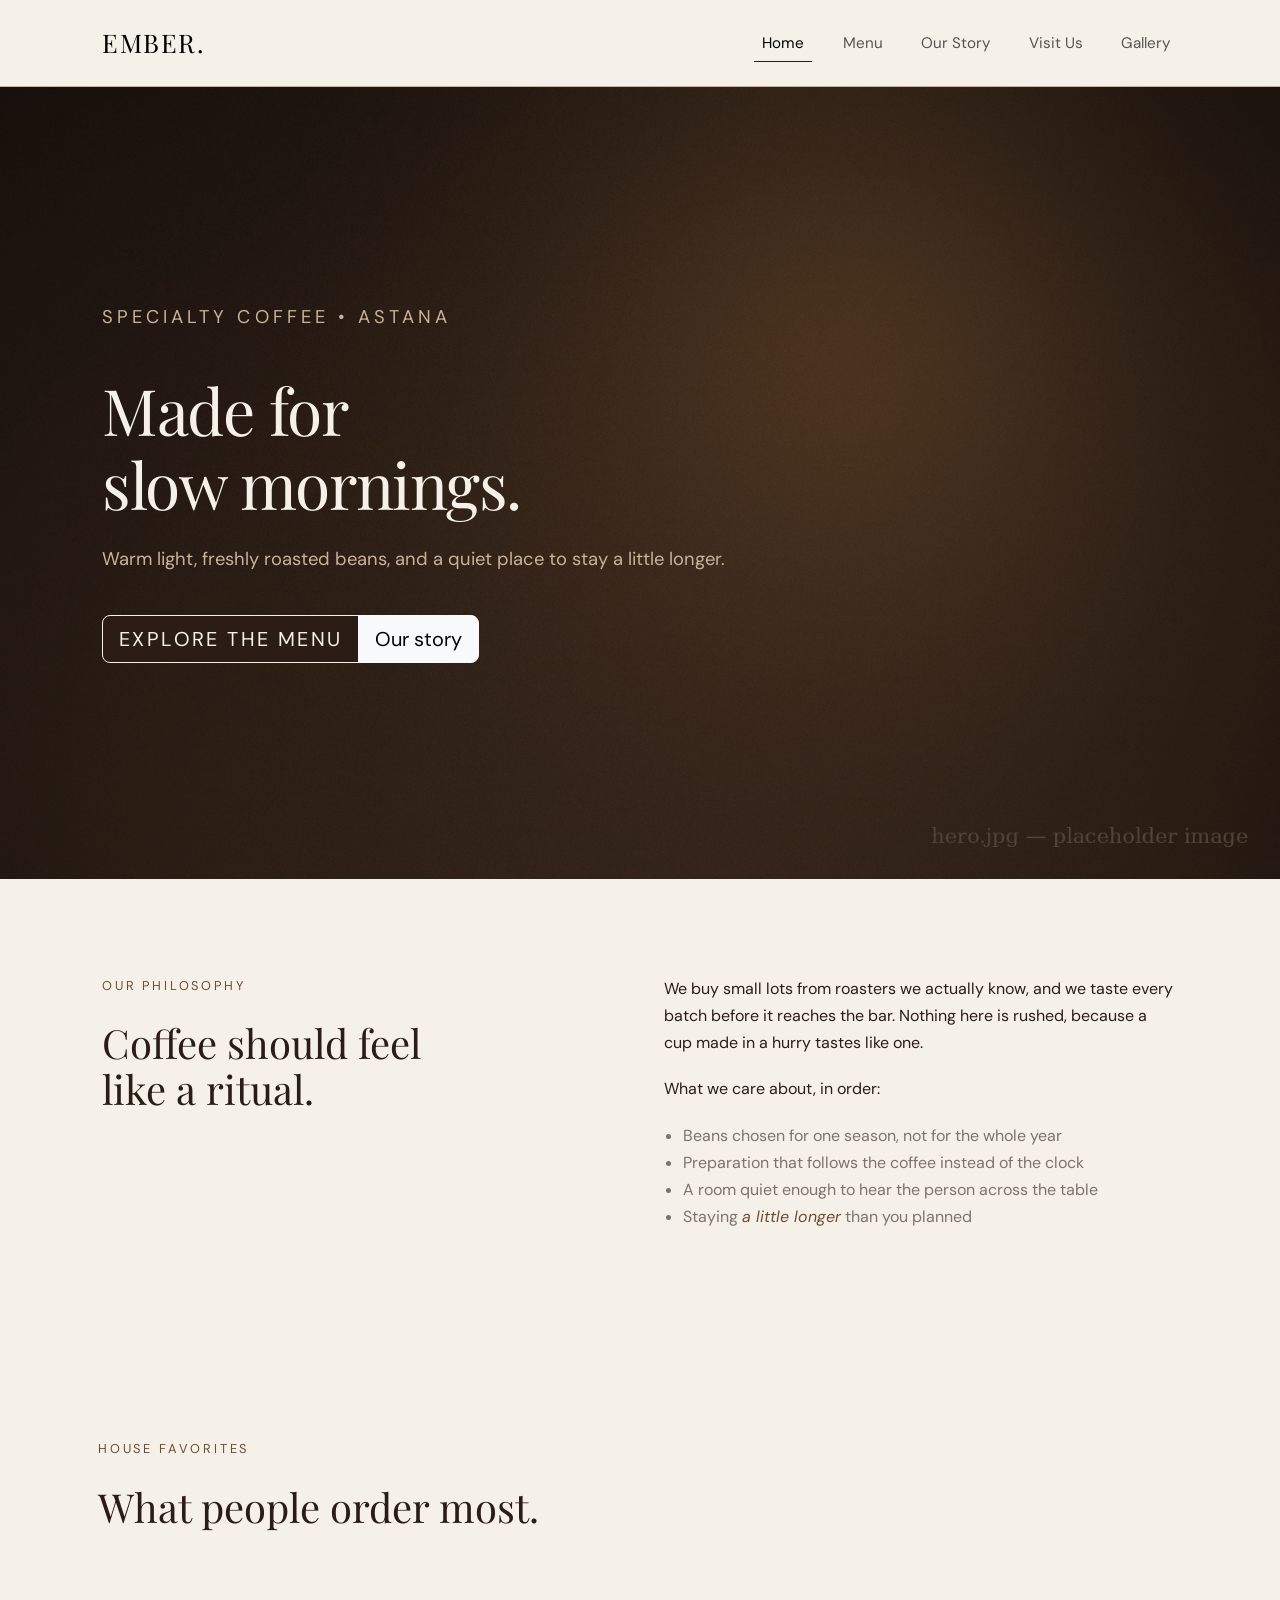
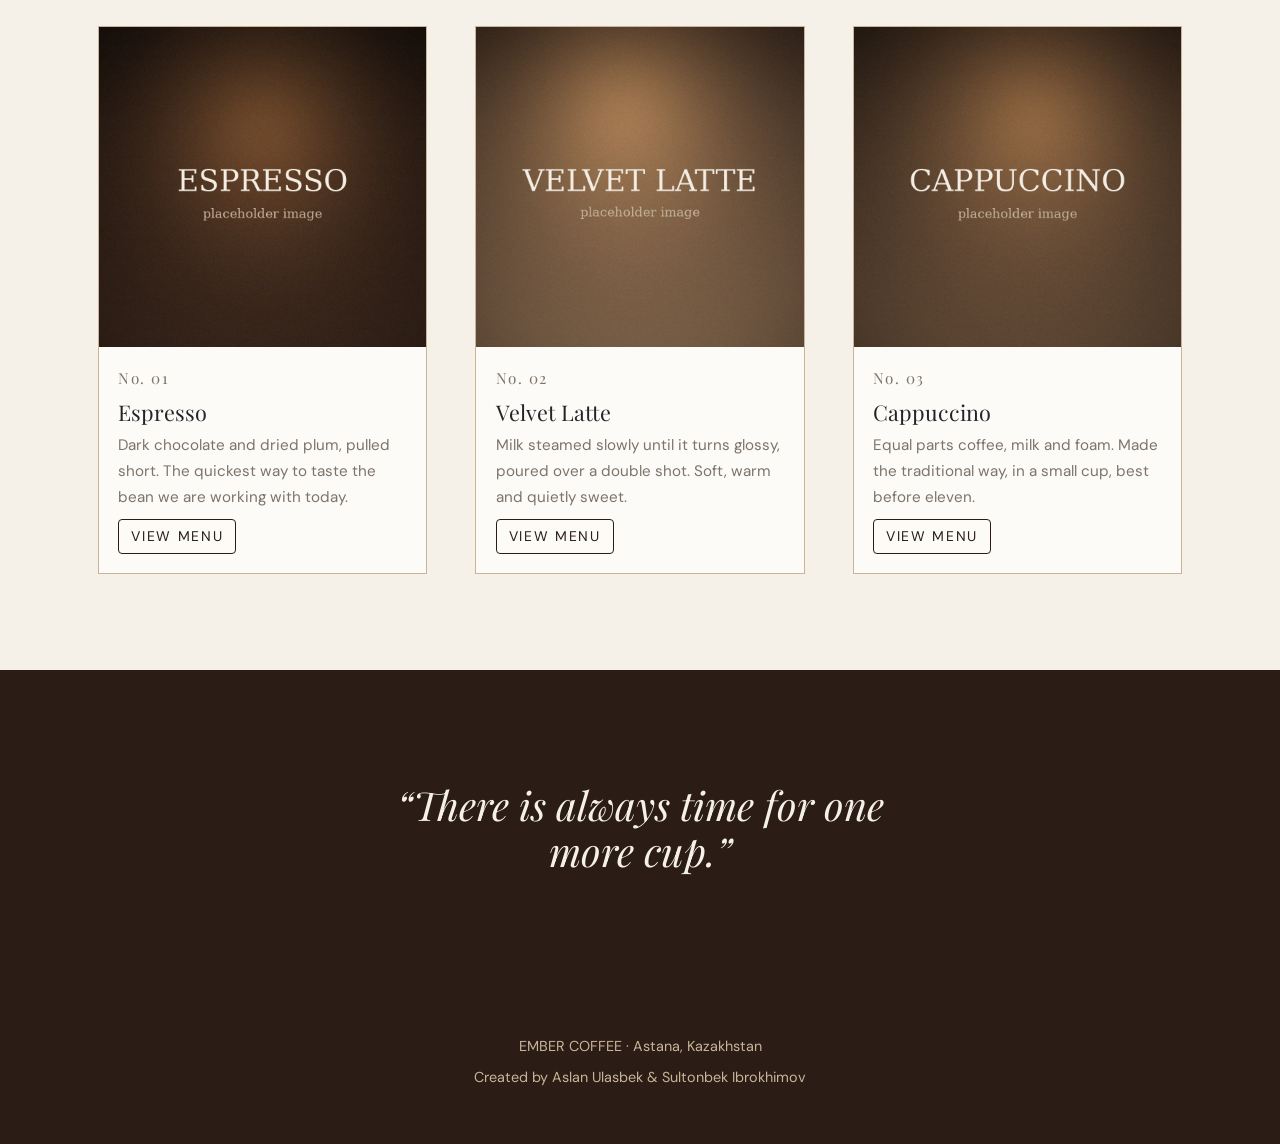
<file: index.html>
<!DOCTYPE html>
<html lang="en">
<head>
    <meta charset="UTF-8">
    <meta name="viewport" content="width=device-width, initial-scale=1.0">
    <title>EMBER COFFEE | Home</title>
    <link href="https://cdn.jsdelivr.net/npm/bootstrap@5.3.3/dist/css/bootstrap.min.css" rel="stylesheet" integrity="sha384-QWTKZyjpPEjISv5WaRU9OFeRpok6YctnYmDr5pNlyT2bRjXh0JMhjY6hW+ALEwIH" crossorigin="anonymous">
    <link rel="stylesheet" href="css/style.css">
</head>

<body>

<!-- Navigation -->
<header id="main-header">
    <nav class="navbar navbar-expand-lg py-3" aria-label="Main navigation">
        <div class="container">
            <a href="index.html" class="navbar-brand logo">EMBER.</a>
            <button class="navbar-toggler" type="button" data-bs-toggle="collapse"
                    data-bs-target="#primary-navigation" aria-controls="primary-navigation"
                    aria-expanded="false" aria-label="Toggle navigation">
                <span class="navbar-toggler-icon"></span>
            </button>
            <div class="collapse navbar-collapse" id="primary-navigation">
                <ul class="navbar-nav ms-auto nav-menu">
                    <li class="nav-item"><a href="index.html" class="nav-link active" aria-current="page">Home</a></li>
                    <li class="nav-item"><a href="menu.html" class="nav-link">Menu</a></li>
                    <li class="nav-item"><a href="about.html" class="nav-link">Our Story</a></li>
                    <li class="nav-item"><a href="contact.html" class="nav-link">Visit Us</a></li>
                    <li class="nav-item"><a href="gallery.html" class="nav-link">Gallery</a></li>
                </ul>
            </div>
        </div>
    </nav>
</header>


<main>

    <!-- Hero section -->
    <section class="hero">
        <img src="images/hero.jpg"
             alt="Morning sunlight on a wooden table in the EMBER coffee shop">

        <div class="hero-overlay"></div>

        <div class="container">
            <div class="hero-text">
                <p class="label">Specialty coffee • Astana</p>

                <h1>Made for<br>slow mornings.</h1>

                <p>
                    Warm light, freshly roasted beans, and a quiet place
                    to stay a little longer.
                </p>

                <div class="btn-group hero-actions" role="group" aria-label="Explore EMBER">
                    <a href="menu.html" class="btn btn-primary button btn-lg">
                        Explore the menu
                    </a>
                    <a href="about.html" class="btn btn-light btn-lg">
                        Our story
                    </a>
                </div>
            </div>
        </div>
    </section>


    <!-- Philosophy -->
    <section class="section">
        <div class="container">
            <div class="row philosophy g-5 align-items-start">

            <div class="col-12 col-lg-6">
                <p class="label">Our philosophy</p>

                <h2>
                    Coffee should feel<br>
                    like a ritual.
                </h2>
            </div>

            <div class="col-12 col-lg-6">
                <p>
                    We buy small lots from roasters we actually know,
                    and we taste every batch before it reaches the bar.
                    Nothing here is rushed, because a cup made in a hurry
                    tastes like one.
                </p>

                <p>What we care about, in order:</p>

                <ul>
                    <li>
                        Beans chosen for one season, not for the whole year
                    </li>

                    <li>
                        Preparation that follows the coffee instead of the clock
                    </li>

                    <li>
                        A room quiet enough to hear the person across the table
                    </li>

                    <li>
                        Staying <span class="highlight">a little longer</span>
                        than you planned
                    </li>
                </ul>
            </div>

            </div>
        </div>
    </section>


    <!-- House favorites -->
    <section class="section">
        <div class="container px-sm-2">

            <p class="label">House favorites</p>

            <h2>What people order most.</h2>

            <!-- Bootstrap card grid -->
            <div class="card-grid row g-5 mt-5">

                <!-- Card 1 -->
                <div class="card-grid-item col-12 col-sm-6 col-lg-4">
                <article class="card ember-card h-100">

                    <img src="images/espresso.jpg"
                         alt="Freshly prepared espresso in a small ceramic cup"
                         class="card-img-top">

                    <div class="card-body d-flex flex-column">
                    <p class="card-number">No. 01</p>

                    <h3 class="card-title">Espresso</h3>

                    <p class="card-text">
                        Dark chocolate and dried plum, pulled short.
                        The quickest way to taste the bean we are
                        working with today.
                    </p>

                    <a href="menu.html" class="btn btn-outline-primary button button-dark btn-sm mt-auto align-self-start">
                        View menu
                    </a>
                    </div>
                </article>
                </div>


                <!-- Card 2 -->
                <div class="card-grid-item col-12 col-sm-6 col-lg-4">
                <article class="card ember-card h-100">

                    <img src="images/latte.jpg"
                         alt="Velvet latte with smooth steamed milk"
                         class="card-img-top">

                    <div class="card-body d-flex flex-column">
                    <p class="card-number">No. 02</p>

                    <h3 class="card-title">Velvet Latte</h3>

                    <p class="card-text">
                        Milk steamed slowly until it turns glossy,
                        poured over a double shot. Soft, warm and
                        quietly sweet.
                    </p>

                    <a href="menu.html" class="btn btn-outline-primary button button-dark btn-sm mt-auto align-self-start">
                        View menu
                    </a>
                    </div>
                </article>
                </div>


                <!-- Card 3 -->
                <div class="card-grid-item col-12 col-sm-6 col-lg-4">
                <article class="card ember-card h-100">

                    <img src="images/cappuccino.jpg"
                         alt="Cappuccino with a thick layer of foam"
                         class="card-img-top">

                    <div class="card-body d-flex flex-column">
                    <p class="card-number">No. 03</p>

                    <h3 class="card-title">Cappuccino</h3>

                    <p class="card-text">
                        Equal parts coffee, milk and foam. Made the
                        traditional way, in a small cup, best before eleven.
                    </p>

                    <a href="menu.html" class="btn btn-outline-primary button button-dark btn-sm mt-auto align-self-start">
                        View menu
                    </a>
                    </div>
                </article>
                </div>

            </div>

        </div>
    </section>


    <!-- Dark quote band -->
    <section class="quote">
        <div class="container">
            <h2>
                &ldquo;There is always time for one more cup.&rdquo;
            </h2>
        </div>
    </section>

</main>


<!-- Footer -->
<footer>
    <div class="container">
        <p>EMBER COFFEE · Astana, Kazakhstan</p>

        <p>
            Created by Aslan Ulasbek &amp; Sultonbek Ibrokhimov
        </p>
    </div>
</footer>

<script src="https://cdn.jsdelivr.net/npm/bootstrap@5.3.3/dist/js/bootstrap.bundle.min.js" integrity="sha384-YvpcrYf0tY3lHB60NNkmXc5s9fDVZLESaAA55NDzOxhy9GkcIdslK1eN7N6jIeHz" crossorigin="anonymous"></script>
</body>
</html>
</file>
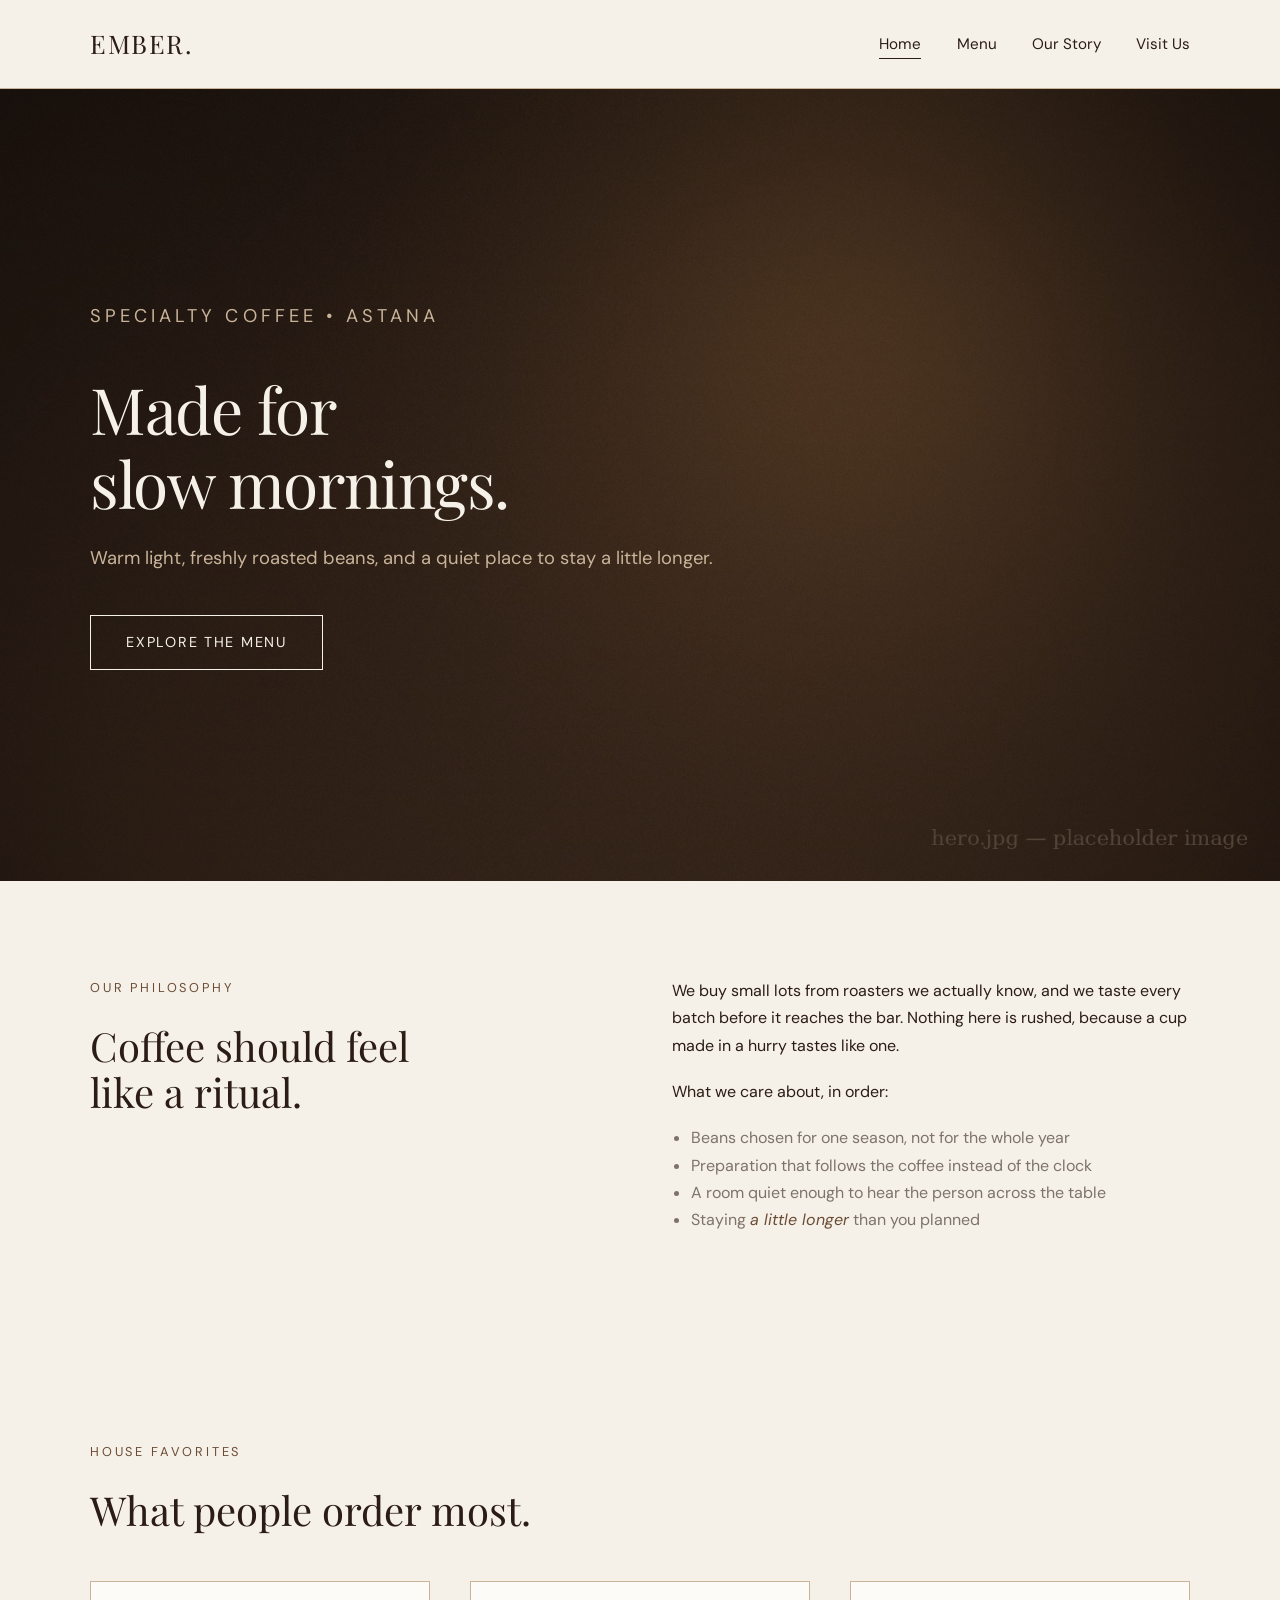
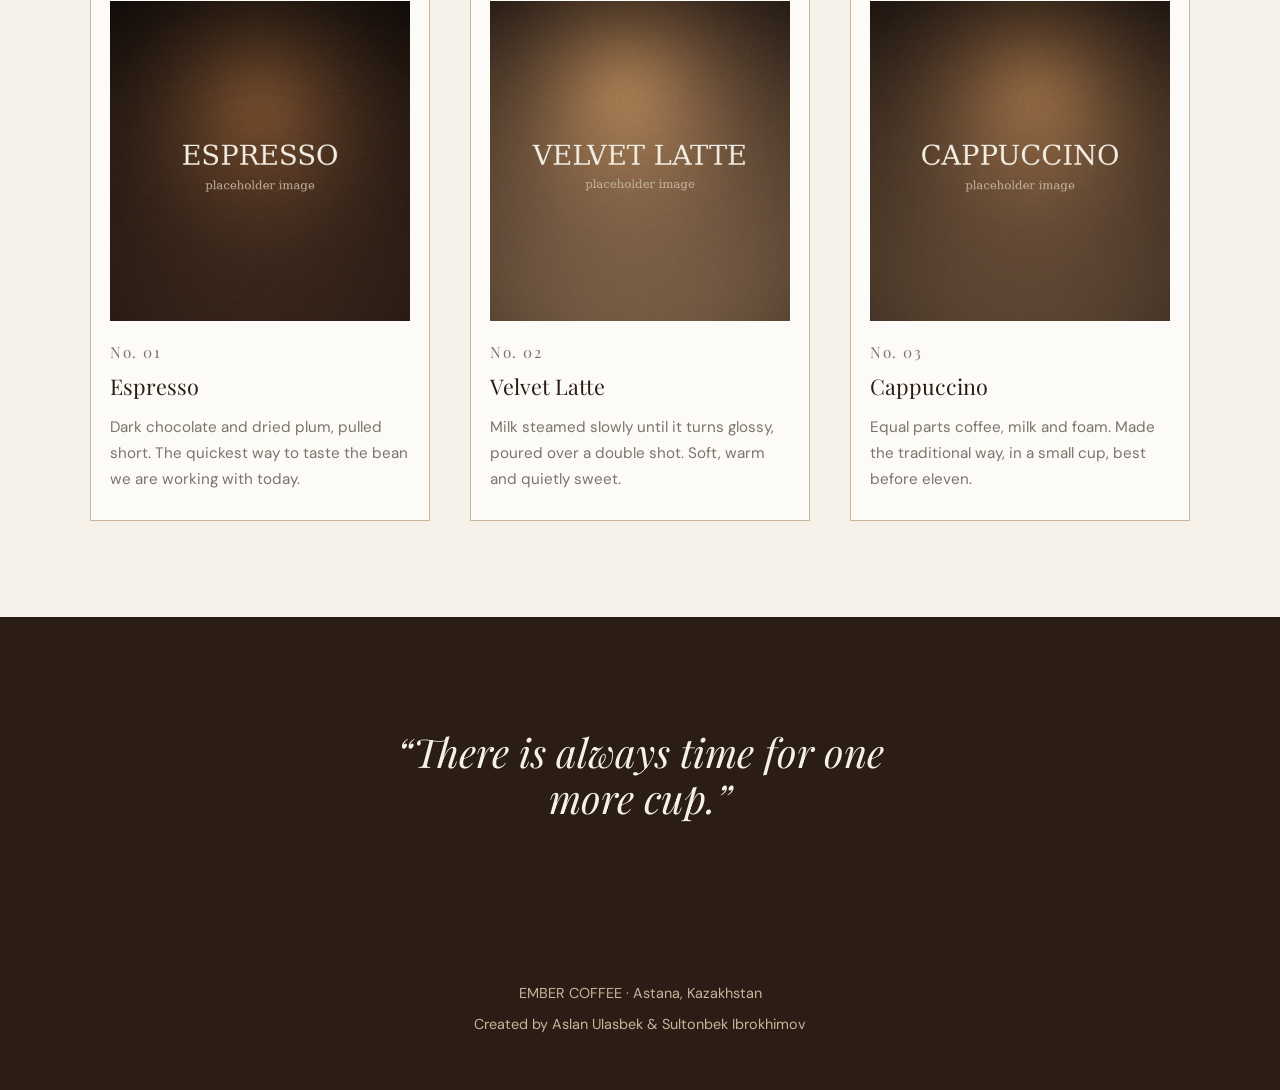
<file: ember-coffee/index.html>
<!DOCTYPE html>
<html lang="en">
<head>
    <meta charset="UTF-8">
    <meta name="viewport" content="width=device-width, initial-scale=1.0">
    <title>EMBER COFFEE | Home</title>
    <link rel="stylesheet" href="css/style.css">
</head>
<body>

    <!-- Navigation, the same on every page -->
    <header id="main-header">
        <div class="container">
            <a href="index.html" class="logo">EMBER.</a>
            <nav>
                <ul class="nav-menu">
                    <li><a href="index.html" class="active">Home</a></li>
                    <li><a href="menu.html">Menu</a></li>
                    <li><a href="about.html">Our Story</a></li>
                    <li><a href="contact.html">Visit Us</a></li>
                </ul>
            </nav>
        </div>
    </header>

    <main>

        <!-- Hero section with background photo and dark overlay -->
        <section class="hero">
            <img src="images/hero.jpg" alt="Morning sunlight on a wooden table in the EMBER coffee shop">
            <div class="hero-overlay"></div>
            <div class="container">
                <div class="hero-text">
                    <p class="label">Specialty coffee • Astana</p>
                    <h1>Made for<br>slow mornings.</h1>
                    <p>Warm light, freshly roasted beans, and a quiet place to stay a little longer.</p>
                    <a href="menu.html" class="button">Explore the menu</a>
                </div>
            </div>
        </section>

        <!-- Philosophy -->
        <section class="section">
            <div class="container philosophy">
                <div>
                    <p class="label">Our philosophy</p>
                    <h2>Coffee should feel<br>like a ritual.</h2>
                </div>
                <div>
                    <p>We buy small lots from roasters we actually know, and we taste every batch before it reaches the bar. Nothing here is rushed, because a cup made in a hurry tastes like one.</p>
                    <p>What we care about, in order:</p>
                    <ul>
                        <li>Beans chosen for one season, not for the whole year</li>
                        <li>Preparation that follows the coffee instead of the clock</li>
                        <li>A room quiet enough to hear the person across the table</li>
                        <li>Staying <span class="highlight">a little longer</span> than you planned</li>
                    </ul>
                </div>
            </div>
        </section>

        <!-- House favorites: three cards -->
        <section class="section">
            <div class="container">
                <p class="label">House favorites</p>
                <h2>What people order most.</h2>

                <div class="card-grid">

                    <article class="card">
                        <img src="images/espresso.jpg" alt="Freshly prepared espresso in a small ceramic cup">
                        <p class="card-number">No. 01</p>
                        <h3>Espresso</h3>
                        <p>Dark chocolate and dried plum, pulled short. The quickest way to taste the bean we are working with today.</p>
                    </article>

                    <article class="card">
                        <img src="images/latte.jpg" alt="Velvet latte with smooth steamed milk">
                        <p class="card-number">No. 02</p>
                        <h3>Velvet Latte</h3>
                        <p>Milk steamed slowly until it turns glossy, poured over a double shot. Soft, warm and quietly sweet.</p>
                    </article>

                    <article class="card">
                        <img src="images/cappuccino.jpg" alt="Cappuccino with a thick layer of foam">
                        <p class="card-number">No. 03</p>
                        <h3>Cappuccino</h3>
                        <p>Equal parts coffee, milk and foam. Made the traditional way, in a small cup, best before eleven.</p>
                    </article>

                </div>
            </div>
        </section>

        <!-- Dark quote band -->
        <section class="quote">
            <div class="container">
                <h2>&ldquo;There is always time for one more cup.&rdquo;</h2>
            </div>
        </section>

    </main>

    <footer>
        <div class="container">
            <p>EMBER COFFEE · Astana, Kazakhstan</p>
            <p>Created by Aslan Ulasbek &amp; Sultonbek Ibrokhimov</p>
        </div>
    </footer>

</body>
</html>
</file>
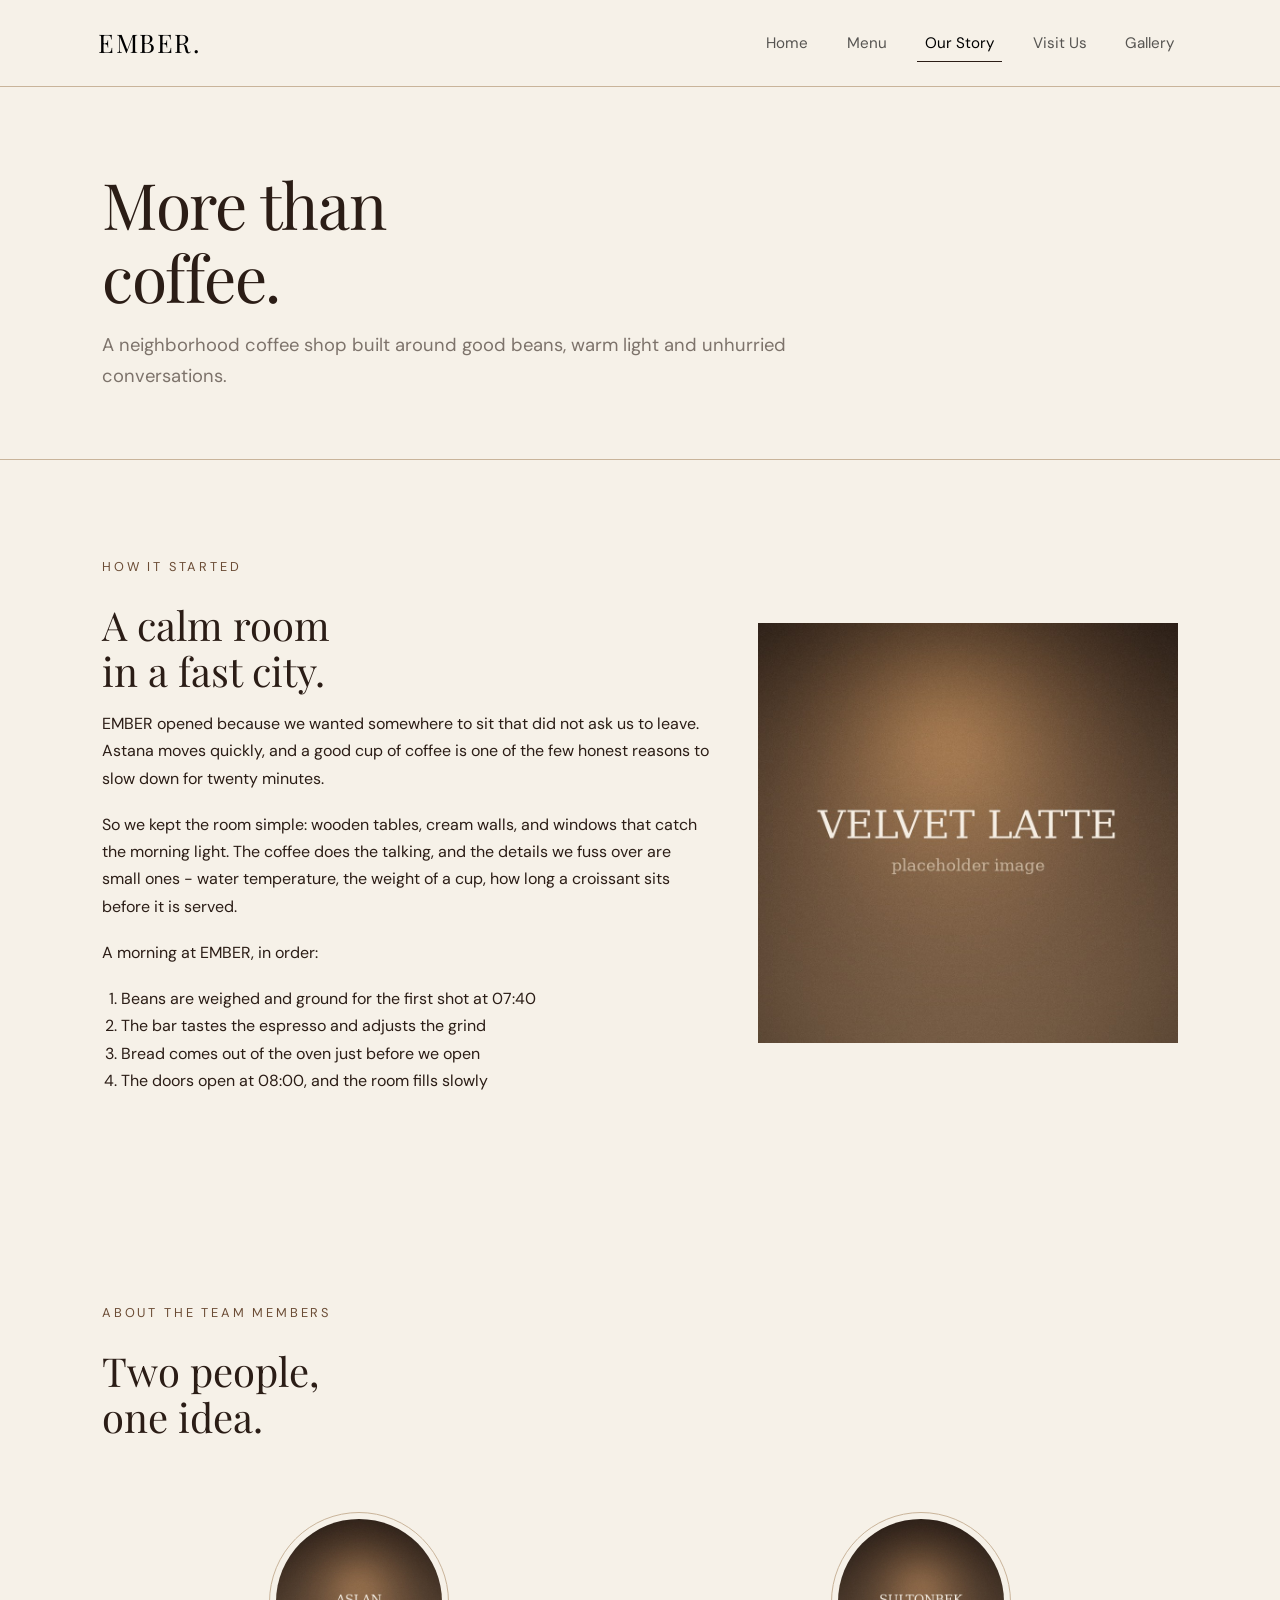
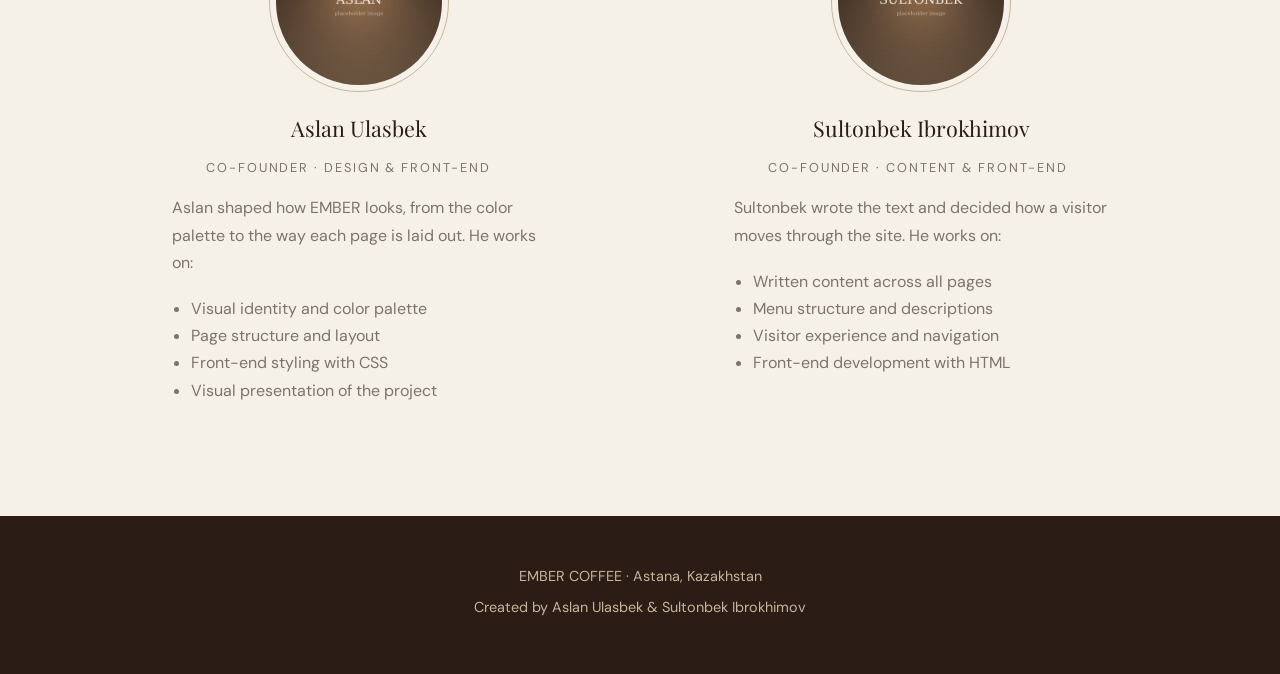
<file: about.html>
<!DOCTYPE html>
<html lang="en">
<head>
    <meta charset="UTF-8">
    <meta name="viewport" content="width=device-width, initial-scale=1.0">
    <title>EMBER COFFEE | Our Story</title>
    <link href="https://cdn.jsdelivr.net/npm/bootstrap@5.3.3/dist/css/bootstrap.min.css" rel="stylesheet" integrity="sha384-QWTKZyjpPEjISv5WaRU9OFeRpok6YctnYmDr5pNlyT2bRjXh0JMhjY6hW+ALEwIH" crossorigin="anonymous">
    <link rel="stylesheet" href="css/style.css">
</head>

<body>

<header id="main-header">
    <nav class="navbar navbar-expand-lg py-3" aria-label="Main navigation">
        <div class="container px-sm-2">
            <a href="index.html" class="navbar-brand logo">EMBER.</a>
            <button class="navbar-toggler" type="button" data-bs-toggle="collapse"
                    data-bs-target="#primary-navigation" aria-controls="primary-navigation"
                    aria-expanded="false" aria-label="Toggle navigation">
                <span class="navbar-toggler-icon"></span>
            </button>
            <div class="collapse navbar-collapse" id="primary-navigation">
                <ul class="navbar-nav ms-auto nav-menu">
                    <li class="nav-item"><a href="index.html" class="nav-link">Home</a></li>
                    <li class="nav-item"><a href="menu.html" class="nav-link">Menu</a></li>
                    <li class="nav-item"><a href="about.html" class="nav-link active" aria-current="page">Our Story</a></li>
                    <li class="nav-item"><a href="contact.html" class="nav-link">Visit Us</a></li>
                    <li class="nav-item"><a href="gallery.html" class="nav-link">Gallery</a></li>
                </ul>
            </div>
        </div>
    </nav>
</header>


<main>

    <section class="page-header">
        <div class="container">
            <h1>More than<br>coffee.</h1>
            <p>
                A neighborhood coffee shop built around good beans,
                warm light and unhurried conversations.
            </p>
        </div>
    </section>


    <!-- Story -->
    <section class="section">
        <div class="container">
        <div class="row g-5 align-items-center">

            <div class="col-12 col-lg-7">
                <p class="label">How it started</p>

                <h2>A calm room<br>in a fast city.</h2>

                <p>
                    EMBER opened because we wanted somewhere to sit
                    that did not ask us to leave. Astana moves quickly,
                    and a good cup of coffee is one of the few honest
                    reasons to slow down for twenty minutes.
                </p>

                <p>
                    So we kept the room simple: wooden tables, cream
                    walls, and windows that catch the morning light.
                    The coffee does the talking, and the details we
                    fuss over are small ones - water temperature,
                    the weight of a cup, how long a croissant sits
                    before it is served.
                </p>

                <p>A morning at EMBER, in order:</p>

                <ol>
                    <li>
                        Beans are weighed and ground for the first
                        shot at 07:40
                    </li>
                    <li>
                        The bar tastes the espresso and adjusts
                        the grind
                    </li>
                    <li>
                        Bread comes out of the oven just before
                        we open
                    </li>
                    <li>
                        The doors open at 08:00, and the room fills
                        slowly
                    </li>
                </ol>
            </div>

            <div class="col-12 col-lg-5">
            <img
                    src="images/latte.jpg"
                    alt="Cream-colored wall and wooden table inside the EMBER coffee shop"
                    class="img-fluid story-image"
            >
            </div>
        </div>
        </div>
    </section>


    <!-- About the team members -->
    <section class="section">

        <div class="container">

            <p class="label">About the team members</p>

            <h2>Two people,<br>one idea.</h2>

            <div class="team-grid row g-5 mt-4">

                <article class="team-member col-12 col-md-6">

                    <img
                            src="images/team-1.jpg"
                            alt="Portrait of Aslan Ulasbek, co-founder of EMBER COFFEE"
                            class="profile-img"
                    >

                    <h3>Aslan Ulasbek</h3>

                    <p class="team-role">
                        Co-founder · Design &amp; Front-end
                    </p>

                    <p>
                        Aslan shaped how EMBER looks, from the color
                        palette to the way each page is laid out.
                        He works on:
                    </p>

                    <ul>
                        <li>Visual identity and color palette</li>
                        <li>Page structure and layout</li>
                        <li>Front-end styling with CSS</li>
                        <li>Visual presentation of the project</li>
                    </ul>

                </article>


                <article class="team-member col-12 col-md-6">

                    <img
                            src="images/team-2.jpg"
                            alt="Portrait of Sultonbek Ibrokhimov, co-founder of EMBER COFFEE"
                            class="profile-img"
                    >

                    <h3>Sultonbek Ibrokhimov</h3>

                    <p class="team-role">
                        Co-founder · Content &amp; Front-end
                    </p>

                    <p>
                        Sultonbek wrote the text and decided how
                        a visitor moves through the site. He works on:
                    </p>

                    <ul>
                        <li>Written content across all pages</li>
                        <li>Menu structure and descriptions</li>
                        <li>Visitor experience and navigation</li>
                        <li>Front-end development with HTML</li>
                    </ul>

                </article>

            </div>

        </div>

    </section>

</main>


<footer>

    <div class="container">

        <p>
            EMBER COFFEE · Astana, Kazakhstan
        </p>

        <p>
            Created by Aslan Ulasbek &amp; Sultonbek Ibrokhimov
        </p>

    </div>

</footer>

<script src="https://cdn.jsdelivr.net/npm/bootstrap@5.3.3/dist/js/bootstrap.bundle.min.js" integrity="sha384-YvpcrYf0tY3lHB60NNkmXc5s9fDVZLESaAA55NDzOxhy9GkcIdslK1eN7N6jIeHz" crossorigin="anonymous"></script>
</body>
</html>
</file>
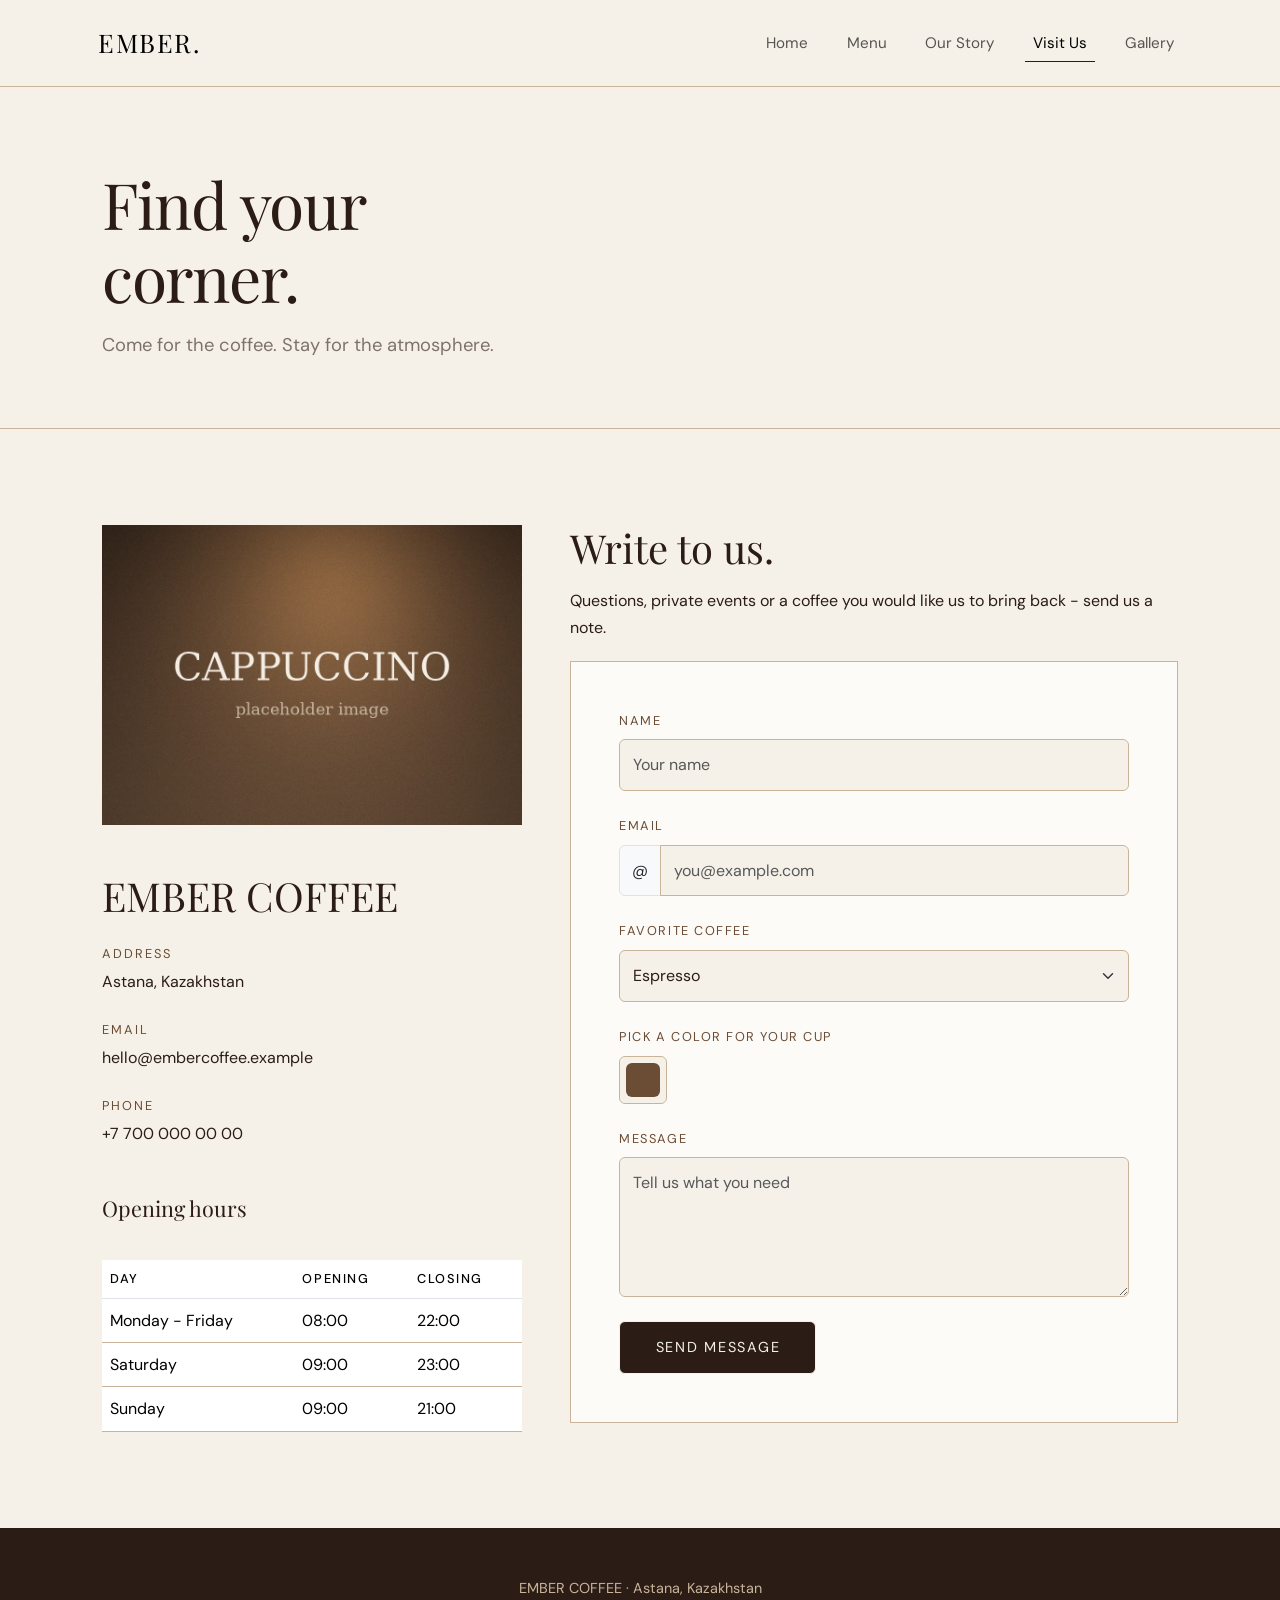
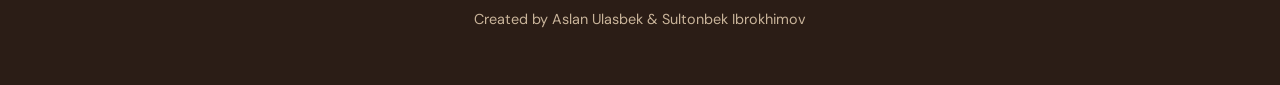
<file: contact.html>
<!DOCTYPE html>
<html lang="en">
<head>
    <meta charset="UTF-8">
    <meta name="viewport" content="width=device-width, initial-scale=1.0">
    <title>EMBER COFFEE | Visit Us</title>
    <link href="https://cdn.jsdelivr.net/npm/bootstrap@5.3.3/dist/css/bootstrap.min.css" rel="stylesheet" integrity="sha384-QWTKZyjpPEjISv5WaRU9OFeRpok6YctnYmDr5pNlyT2bRjXh0JMhjY6hW+ALEwIH" crossorigin="anonymous">
    <link rel="stylesheet" href="css/style.css">
</head>

<body>

<header id="main-header">
    <nav class="navbar navbar-expand-lg py-3" aria-label="Main navigation">
        <div class="container px-sm-2">
            <a href="index.html" class="navbar-brand logo">EMBER.</a>
            <button class="navbar-toggler" type="button" data-bs-toggle="collapse"
                    data-bs-target="#primary-navigation" aria-controls="primary-navigation"
                    aria-expanded="false" aria-label="Toggle navigation">
                <span class="navbar-toggler-icon"></span>
            </button>
            <div class="collapse navbar-collapse" id="primary-navigation">
                <ul class="navbar-nav ms-auto nav-menu">
                    <li class="nav-item"><a href="index.html" class="nav-link">Home</a></li>
                    <li class="nav-item"><a href="menu.html" class="nav-link">Menu</a></li>
                    <li class="nav-item"><a href="about.html" class="nav-link">Our Story</a></li>
                    <li class="nav-item"><a href="contact.html" class="nav-link active" aria-current="page">Visit Us</a></li>
                    <li class="nav-item"><a href="gallery.html" class="nav-link">Gallery</a></li>
                </ul>
            </div>
        </div>
    </nav>
</header>


<main>

    <section class="page-header">
        <div class="container">
            <h1>Find your<br>corner.</h1>
            <p>Come for the coffee. Stay for the atmosphere.</p>
        </div>
    </section>


    <section class="section">
        <div class="container">
        <div class="row g-5">

            <!-- Contact details + opening hours table -->
            <div class="contact-info col-12 col-lg-5">

                <img src="images/cappuccino.jpg"
                     alt="Cappuccino on a wooden table by the window at EMBER COFFEE"
                     class="menu-banner mb-5">

                <h2>EMBER COFFEE</h2>

                <p class="detail-label">Address</p>
                <p>Astana, Kazakhstan</p>

                <p class="detail-label">Email</p>
                <p>
                    <a href="mailto:hello@embercoffee.example">
                        hello@embercoffee.example
                    </a>
                </p>

                <p class="detail-label">Phone</p>
                <p>+7 700 000 00 00</p>

                <h3>Opening hours</h3>

                <div class="table-responsive">
                <table class="table mb-0">
                    <thead>
                    <tr>
                        <th scope="col">Day</th>
                        <th scope="col">Opening</th>
                        <th scope="col">Closing</th>
                    </tr>
                    </thead>

                    <tbody>
                    <tr>
                        <td>Monday - Friday</td>
                        <td>08:00</td>
                        <td>22:00</td>
                    </tr>

                    <tr>
                        <td>Saturday</td>
                        <td>09:00</td>
                        <td>23:00</td>
                    </tr>

                    <tr>
                        <td>Sunday</td>
                        <td>09:00</td>
                        <td>21:00</td>
                    </tr>
                    </tbody>
                </table>
                </div>

            </div>


            <!-- Contact form -->
            <div class="col-12 col-lg-7">

                <h2>Write to us.</h2>

                <p>
                    Questions, private events or a coffee you would like us
                    to bring back - send us a note.
                </p>

                <form id="contact-form" class="p-4 p-md-5">

                    <div class="form-row mb-4">
                        <label for="name" class="form-label">Name</label>
                        <input
                                type="text"
                                id="name"
                                name="name"
                                placeholder="Your name"
                                class="form-control">
                    </div>

                    <div class="form-row mb-4">
                        <label for="email" class="form-label">Email</label>
                        <div class="input-group">
                        <span class="input-group-text" aria-hidden="true">@</span>
                        <input
                                type="email"
                                id="email"
                                name="email"
                                placeholder="you@example.com"
                                class="form-control">
                        </div>
                    </div>

                    <div class="form-row mb-4">
                        <label for="favorite" class="form-label">Favorite coffee</label>

                        <select id="favorite" name="favorite" class="form-select">
                            <option value="espresso">Espresso</option>
                            <option value="americano">Americano</option>
                            <option value="latte">Velvet Latte</option>
                            <option value="cappuccino">Cappuccino</option>
                            <option value="flat-white">Flat White</option>
                            <option value="cold-brew">Cold Brew</option>
                        </select>
                    </div>

                    <div class="form-row mb-4">
                        <label for="color" class="form-label">Pick a color for your cup</label>

                        <input
                                type="color"
                                id="color"
                                name="color"
                                value="#6b4c35"
                                class="form-control form-control-color">
                    </div>

                    <div class="form-row mb-4">
                        <label for="message" class="form-label">Message</label>

                        <textarea
                                id="message"
                                name="message"
                                placeholder="Tell us what you need"
                                class="form-control"></textarea>
                    </div>

                    <button class="btn btn-primary button" type="submit">Send message</button>

                </form>

            </div>
            </div>

        </div>
    </section>

</main>


<footer>
    <div class="container">
        <p>EMBER COFFEE · Astana, Kazakhstan</p>

        <p>
            Created by Aslan Ulasbek &amp; Sultonbek Ibrokhimov
        </p>
    </div>
</footer>

<script src="https://cdn.jsdelivr.net/npm/bootstrap@5.3.3/dist/js/bootstrap.bundle.min.js" integrity="sha384-YvpcrYf0tY3lHB60NNkmXc5s9fDVZLESaAA55NDzOxhy9GkcIdslK1eN7N6jIeHz" crossorigin="anonymous"></script>
</body>
</html>
</file>
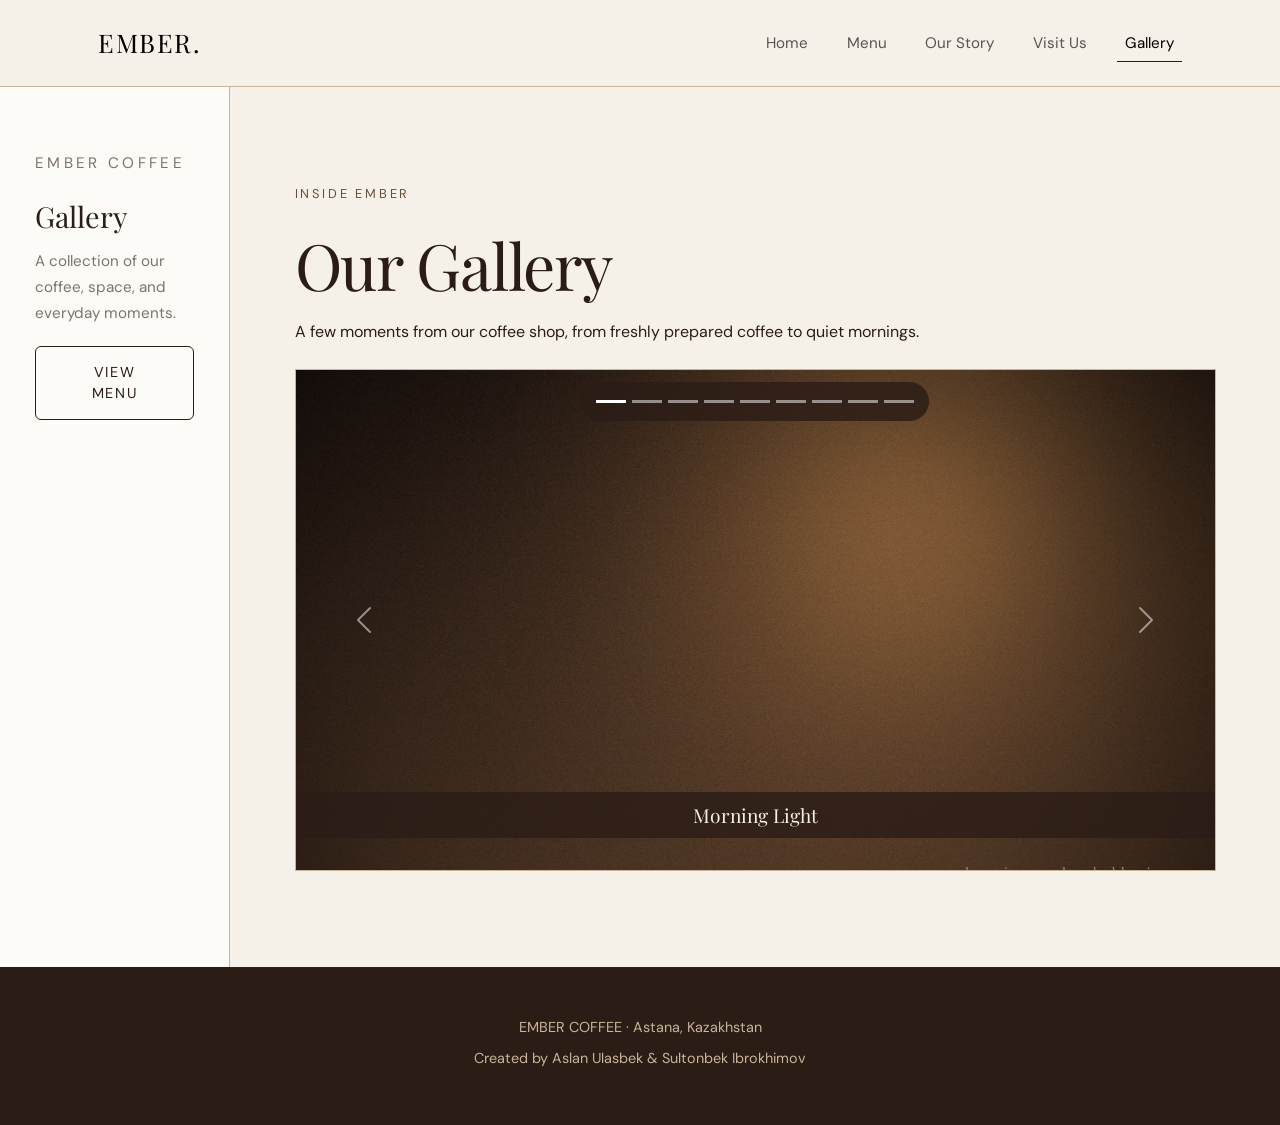
<file: gallery.html>
<!DOCTYPE html>
<html lang="en">
<head>
    <meta charset="UTF-8">
    <meta name="viewport" content="width=device-width, initial-scale=1.0">
    <title>EMBER COFFEE | Gallery</title>
    <link href="https://cdn.jsdelivr.net/npm/bootstrap@5.3.3/dist/css/bootstrap.min.css" rel="stylesheet" integrity="sha384-QWTKZyjpPEjISv5WaRU9OFeRpok6YctnYmDr5pNlyT2bRjXh0JMhjY6hW+ALEwIH" crossorigin="anonymous">
    <link rel="stylesheet" href="css/style.css">
</head>

<body>

<div class="page-layout">

    <!-- Header -->
    <header id="main-header">
        <nav class="navbar navbar-expand-lg py-3" aria-label="Main navigation">
            <div class="container px-sm-2">
                <a href="index.html" class="navbar-brand logo">EMBER.</a>
                <button class="navbar-toggler" type="button" data-bs-toggle="collapse"
                        data-bs-target="#primary-navigation" aria-controls="primary-navigation"
                        aria-expanded="false" aria-label="Toggle navigation">
                    <span class="navbar-toggler-icon"></span>
                </button>
                <div class="collapse navbar-collapse" id="primary-navigation">
                    <ul class="navbar-nav ms-auto nav-menu">
                        <li class="nav-item"><a href="index.html" class="nav-link">Home</a></li>
                        <li class="nav-item"><a href="menu.html" class="nav-link">Menu</a></li>
                        <li class="nav-item"><a href="about.html" class="nav-link">Our Story</a></li>
                        <li class="nav-item"><a href="contact.html" class="nav-link">Visit Us</a></li>
                        <li class="nav-item"><a href="gallery.html" class="nav-link active" aria-current="page">Gallery</a></li>
                    </ul>
                </div>
            </div>
        </nav>
    </header>


    <!-- Sidebar -->
    <aside class="gallery-sidebar">
        <div class="container">

            <p class="label">EMBER COFFEE</p>

            <h3>Gallery</h3>

            <p>
                A collection of our coffee,
                space, and everyday moments.
            </p>

            <a href="menu.html" class="btn btn-outline-primary button button-dark">
                View Menu
            </a>

        </div>
    </aside>


    <!-- Main Content -->
    <main class="gallery-main">

        <section class="section">
            <div class="container">

                <p class="label">Inside EMBER</p>

                <h1>Our Gallery</h1>

                <p>
                    A few moments from our coffee shop,
                    from freshly prepared coffee to quiet mornings.
                </p>


                <div id="ember-gallery-carousel" class="carousel slide gallery-carousel mt-4"
                     data-bs-ride="false" role="region" aria-roledescription="carousel"
                     aria-label="EMBER COFFEE photo gallery">
                    <div class="carousel-indicators">
                        <button type="button" data-bs-target="#ember-gallery-carousel" data-bs-slide-to="0"
                                class="active" aria-current="true" aria-label="Show Morning Light"></button>
                        <button type="button" data-bs-target="#ember-gallery-carousel" data-bs-slide-to="1"
                                aria-label="Show Espresso"></button>
                        <button type="button" data-bs-target="#ember-gallery-carousel" data-bs-slide-to="2"
                                aria-label="Show Velvet Latte"></button>
                        <button type="button" data-bs-target="#ember-gallery-carousel" data-bs-slide-to="3"
                                aria-label="Show Cappuccino"></button>
                        <button type="button" data-bs-target="#ember-gallery-carousel" data-bs-slide-to="4"
                                aria-label="Show Our Team"></button>
                        <button type="button" data-bs-target="#ember-gallery-carousel" data-bs-slide-to="5"
                                aria-label="Show Behind the Bar"></button>
                        <button type="button" data-bs-target="#ember-gallery-carousel" data-bs-slide-to="6"
                                aria-label="Show Barista Coffee"></button>
                        <button type="button" data-bs-target="#ember-gallery-carousel" data-bs-slide-to="7"
                                aria-label="Show Turkish Coffee"></button>
                        <button type="button" data-bs-target="#ember-gallery-carousel" data-bs-slide-to="8"
                                aria-label="Show Coffee Beans"></button>
                    </div>
                    <div class="carousel-inner">
                        <div class="carousel-item active">
                            <img src="images/hero.jpg" class="d-block w-100" alt="Morning atmosphere inside EMBER coffee shop">
                            <div class="carousel-caption gallery-caption"><h3>Morning Light</h3></div>
                        </div>
                        <div class="carousel-item">
                            <img src="images/espresso.jpg" class="d-block w-100" alt="Fresh espresso served at EMBER">
                            <div class="carousel-caption gallery-caption"><h3>Espresso</h3></div>
                        </div>
                        <div class="carousel-item">
                            <img src="images/latte.jpg" class="d-block w-100" alt="Velvet latte served at EMBER">
                            <div class="carousel-caption gallery-caption"><h3>Velvet Latte</h3></div>
                        </div>
                        <div class="carousel-item">
                            <img src="images/cappuccino.jpg" class="d-block w-100" alt="Cappuccino with foam">
                            <div class="carousel-caption gallery-caption"><h3>Cappuccino</h3></div>
                        </div>
                        <div class="carousel-item">
                            <img src="images/team-1.jpg" class="d-block w-100" alt="EMBER coffee team member">
                            <div class="carousel-caption gallery-caption"><h3>Our Team</h3></div>
                        </div>
                        <div class="carousel-item">
                            <img src="images/team-2.jpg" class="d-block w-100" alt="EMBER coffee team member behind the bar">
                            <div class="carousel-caption gallery-caption"><h3>Behind the Bar</h3></div>
                        </div>
                        <div class="carousel-item">
                            <img src="images/cf2.jpg" class="d-block w-100" alt="Latte art prepared by a barista">
                            <div class="carousel-caption gallery-caption"><h3>Barista Coffee</h3></div>
                        </div>
                        <div class="carousel-item">
                            <img src="images/cf1.webp" class="d-block w-100" alt="Traditional Turkish coffee">
                            <div class="carousel-caption gallery-caption"><h3>Turkish Coffee</h3></div>
                        </div>
                        <div class="carousel-item">
                            <img src="images/cf3.jpg" class="d-block w-100" alt="Fresh roasted coffee beans">
                            <div class="carousel-caption gallery-caption"><h3>Coffee Beans</h3></div>
                        </div>
                    </div>
                    <button class="carousel-control-prev" type="button"
                            data-bs-target="#ember-gallery-carousel" data-bs-slide="prev">
                        <span class="carousel-control-prev-icon" aria-hidden="true"></span>
                        <span class="visually-hidden">Previous image</span>
                    </button>
                    <button class="carousel-control-next" type="button"
                            data-bs-target="#ember-gallery-carousel" data-bs-slide="next">
                        <span class="carousel-control-next-icon" aria-hidden="true"></span>
                        <span class="visually-hidden">Next image</span>
                    </button>
                </div>

            </div>
        </section>

    </main>


    <!-- Footer -->
    <footer>
        <div class="container">

            <p>
                EMBER COFFEE · Astana, Kazakhstan
            </p>

            <p>
                Created by Aslan Ulasbek &amp; Sultonbek Ibrokhimov
            </p>

        </div>
    </footer>

</div>

<script src="https://cdn.jsdelivr.net/npm/bootstrap@5.3.3/dist/js/bootstrap.bundle.min.js" integrity="sha384-YvpcrYf0tY3lHB60NNkmXc5s9fDVZLESaAA55NDzOxhy9GkcIdslK1eN7N6jIeHz" crossorigin="anonymous"></script>
</body>
</html>
</file>
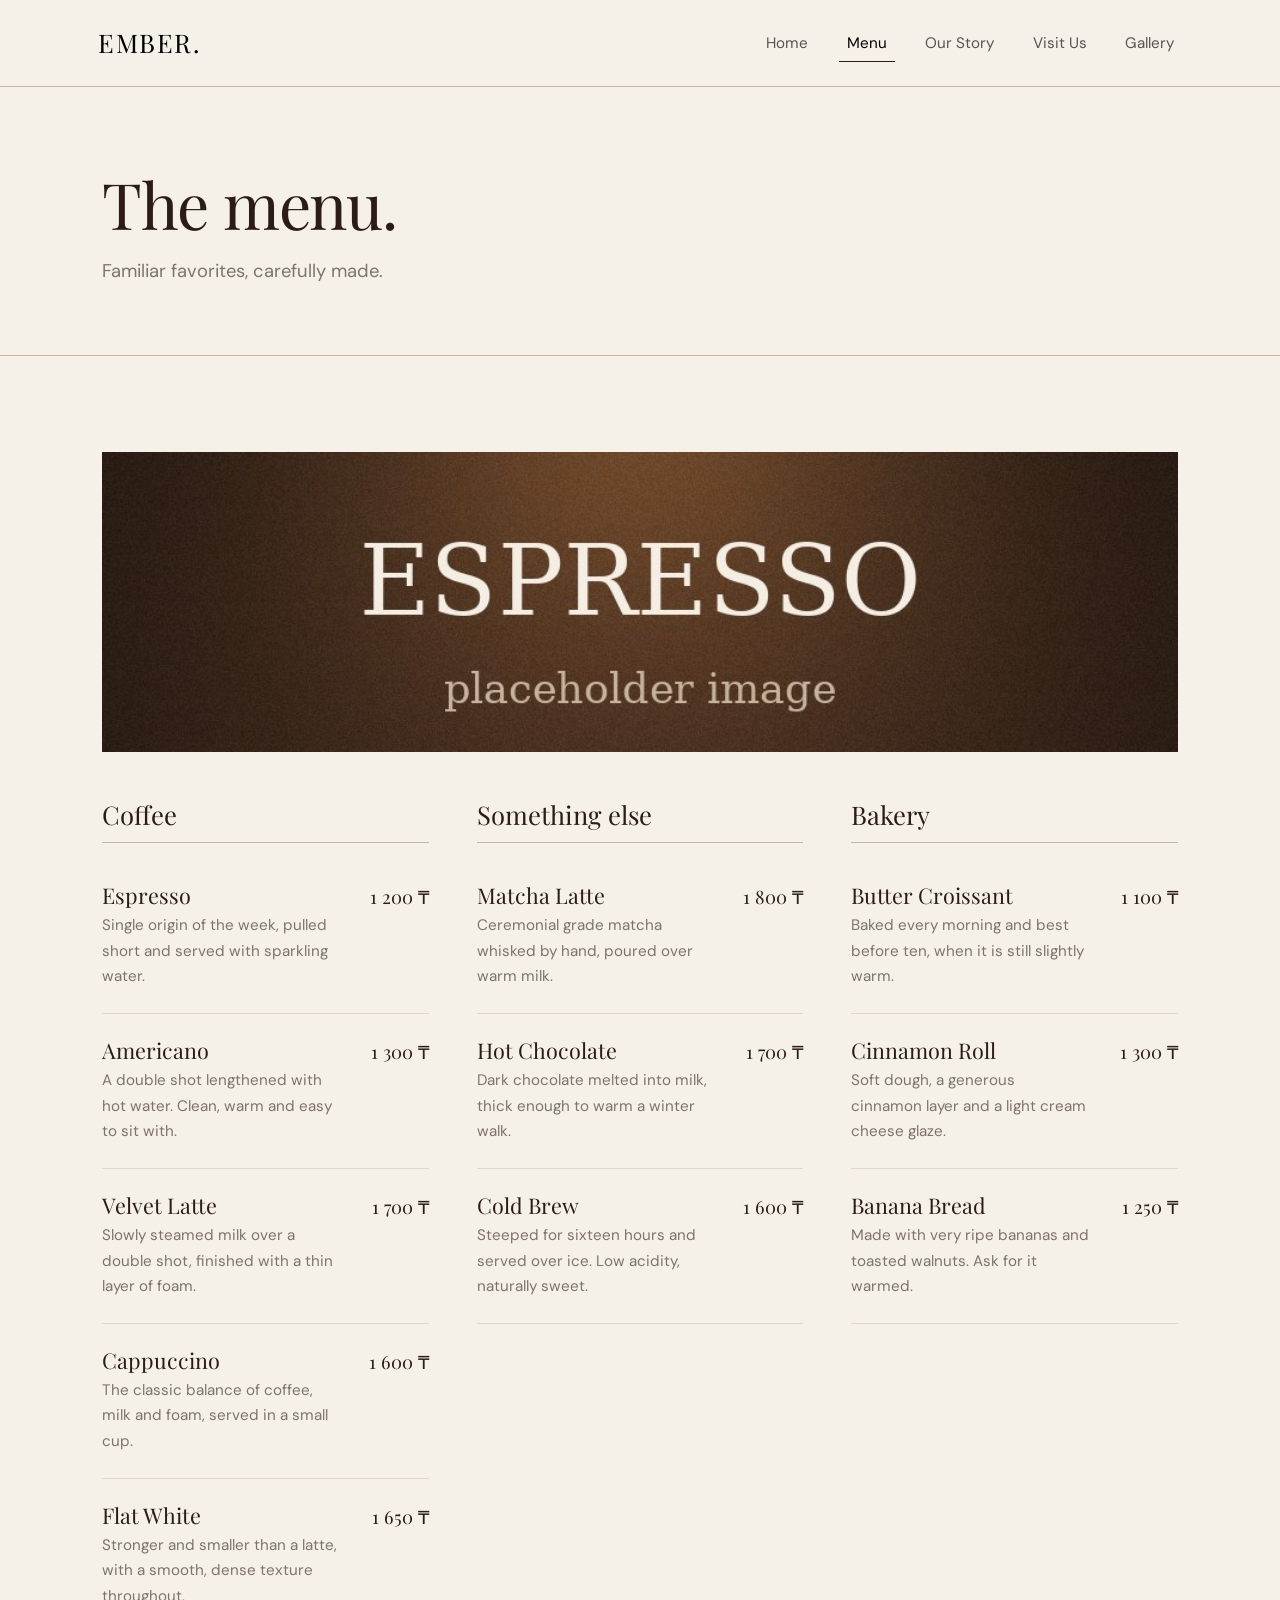
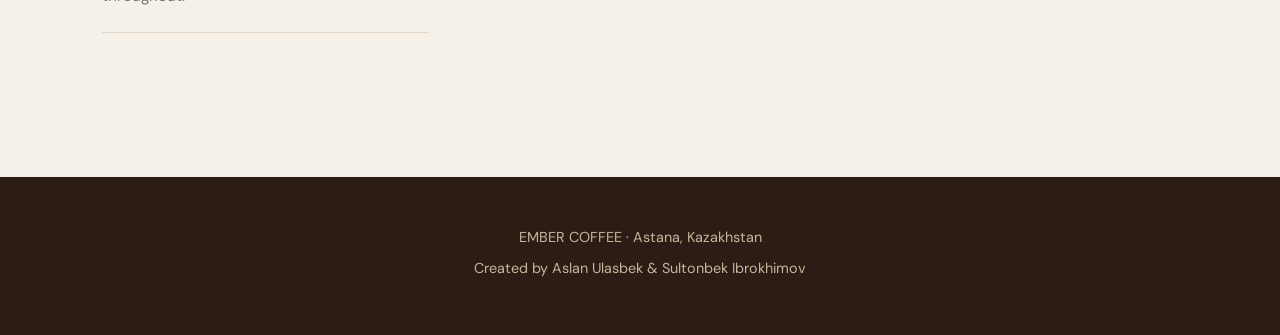
<file: menu.html>
<!DOCTYPE html>
<html lang="en">
<head>
    <meta charset="UTF-8">
    <meta name="viewport" content="width=device-width, initial-scale=1.0">
    <title>EMBER COFFEE | Menu</title>
    <link href="https://cdn.jsdelivr.net/npm/bootstrap@5.3.3/dist/css/bootstrap.min.css" rel="stylesheet" integrity="sha384-QWTKZyjpPEjISv5WaRU9OFeRpok6YctnYmDr5pNlyT2bRjXh0JMhjY6hW+ALEwIH" crossorigin="anonymous">
    <link rel="stylesheet" href="css/style.css">
</head>

<body>

<header id="main-header">
    <nav class="navbar navbar-expand-lg py-3" aria-label="Main navigation">
        <div class="container px-sm-2">
            <a href="index.html" class="navbar-brand logo">EMBER.</a>
            <button class="navbar-toggler" type="button" data-bs-toggle="collapse"
                    data-bs-target="#primary-navigation" aria-controls="primary-navigation"
                    aria-expanded="false" aria-label="Toggle navigation">
                <span class="navbar-toggler-icon"></span>
            </button>
            <div class="collapse navbar-collapse" id="primary-navigation">
                <ul class="navbar-nav ms-auto nav-menu">
                    <li class="nav-item"><a href="index.html" class="nav-link">Home</a></li>
                    <li class="nav-item"><a href="menu.html" class="nav-link active" aria-current="page">Menu</a></li>
                    <li class="nav-item"><a href="about.html" class="nav-link">Our Story</a></li>
                    <li class="nav-item"><a href="contact.html" class="nav-link">Visit Us</a></li>
                    <li class="nav-item"><a href="gallery.html" class="nav-link">Gallery</a></li>
                </ul>
            </div>
        </div>
    </nav>
</header>


<main>

    <section class="page-header">
        <div class="container">
            <h1>The menu.</h1>
            <p>Familiar favorites, carefully made.</p>
        </div>
    </section>


    <section class="section">
        <div class="container">

            <img src="images/espresso.jpg"
                 alt="Barista pulling a shot of espresso at the EMBER bar"
                 class="menu-banner mb-5">


            <!-- Coffee -->
            <div class="row g-5">
            <div class="col-12 col-md-6 col-lg-4">
            <div class="menu-group mb-5">

                <h2>Coffee</h2>

                <article class="menu-item">
                    <div>
                        <h3>Espresso</h3>
                        <p>
                            Single origin of the week, pulled short
                            and served with sparkling water.
                        </p>
                    </div>

                    <span class="menu-price">1 200 &#8376;</span>
                </article>


                <article class="menu-item">
                    <div>
                        <h3>Americano</h3>
                        <p>
                            A double shot lengthened with hot water.
                            Clean, warm and easy to sit with.
                        </p>
                    </div>

                    <span class="menu-price">1 300 &#8376;</span>
                </article>


                <article class="menu-item">
                    <div>
                        <h3>Velvet Latte</h3>
                        <p>
                            Slowly steamed milk over a double shot,
                            finished with a thin layer of foam.
                        </p>
                    </div>

                    <span class="menu-price">1 700 &#8376;</span>
                </article>


                <article class="menu-item">
                    <div>
                        <h3>Cappuccino</h3>
                        <p>
                            The classic balance of coffee, milk and foam,
                            served in a small cup.
                        </p>
                    </div>

                    <span class="menu-price">1 600 &#8376;</span>
                </article>


                <article class="menu-item">
                    <div>
                        <h3>Flat White</h3>
                        <p>
                            Stronger and smaller than a latte,
                            with a smooth, dense texture throughout.
                        </p>
                    </div>

                    <span class="menu-price">1 650 &#8376;</span>
                </article>

            </div>
            </div>


            <!-- Something else -->
            <div class="col-12 col-md-6 col-lg-4">
            <div class="menu-group mb-5">

                <h2>Something else</h2>

                <article class="menu-item">
                    <div>
                        <h3>Matcha Latte</h3>
                        <p>
                            Ceremonial grade matcha whisked by hand,
                            poured over warm milk.
                        </p>
                    </div>

                    <span class="menu-price">1 800 &#8376;</span>
                </article>


                <article class="menu-item">
                    <div>
                        <h3>Hot Chocolate</h3>
                        <p>
                            Dark chocolate melted into milk,
                            thick enough to warm a winter walk.
                        </p>
                    </div>

                    <span class="menu-price">1 700 &#8376;</span>
                </article>


                <article class="menu-item">
                    <div>
                        <h3>Cold Brew</h3>
                        <p>
                            Steeped for sixteen hours and served over ice.
                            Low acidity, naturally sweet.
                        </p>
                    </div>

                    <span class="menu-price">1 600 &#8376;</span>
                </article>

            </div>
            </div>


            <!-- Bakery -->
            <div class="col-12 col-md-6 col-lg-4">
            <div class="menu-group mb-5">

                <h2>Bakery</h2>

                <article class="menu-item">
                    <div>
                        <h3>Butter Croissant</h3>
                        <p>
                            Baked every morning and best before ten,
                            when it is still slightly warm.
                        </p>
                    </div>

                    <span class="menu-price">1 100 &#8376;</span>
                </article>


                <article class="menu-item">
                    <div>
                        <h3>Cinnamon Roll</h3>
                        <p>
                            Soft dough, a generous cinnamon layer
                            and a light cream cheese glaze.
                        </p>
                    </div>

                    <span class="menu-price">1 300 &#8376;</span>
                </article>


                <article class="menu-item">
                    <div>
                        <h3>Banana Bread</h3>
                        <p>
                            Made with very ripe bananas and toasted walnuts.
                            Ask for it warmed.
                        </p>
                    </div>

                    <span class="menu-price">1 250 &#8376;</span>
                </article>

            </div>
            </div>

        </div>
        </div>
    </section>

</main>


<footer>
    <div class="container">
        <p>EMBER COFFEE · Astana, Kazakhstan</p>

        <p>
            Created by Aslan Ulasbek &amp; Sultonbek Ibrokhimov
        </p>
    </div>
</footer>

<script src="https://cdn.jsdelivr.net/npm/bootstrap@5.3.3/dist/js/bootstrap.bundle.min.js" integrity="sha384-YvpcrYf0tY3lHB60NNkmXc5s9fDVZLESaAA55NDzOxhy9GkcIdslK1eN7N6jIeHz" crossorigin="anonymous"></script>
</body>
</html>
</file>
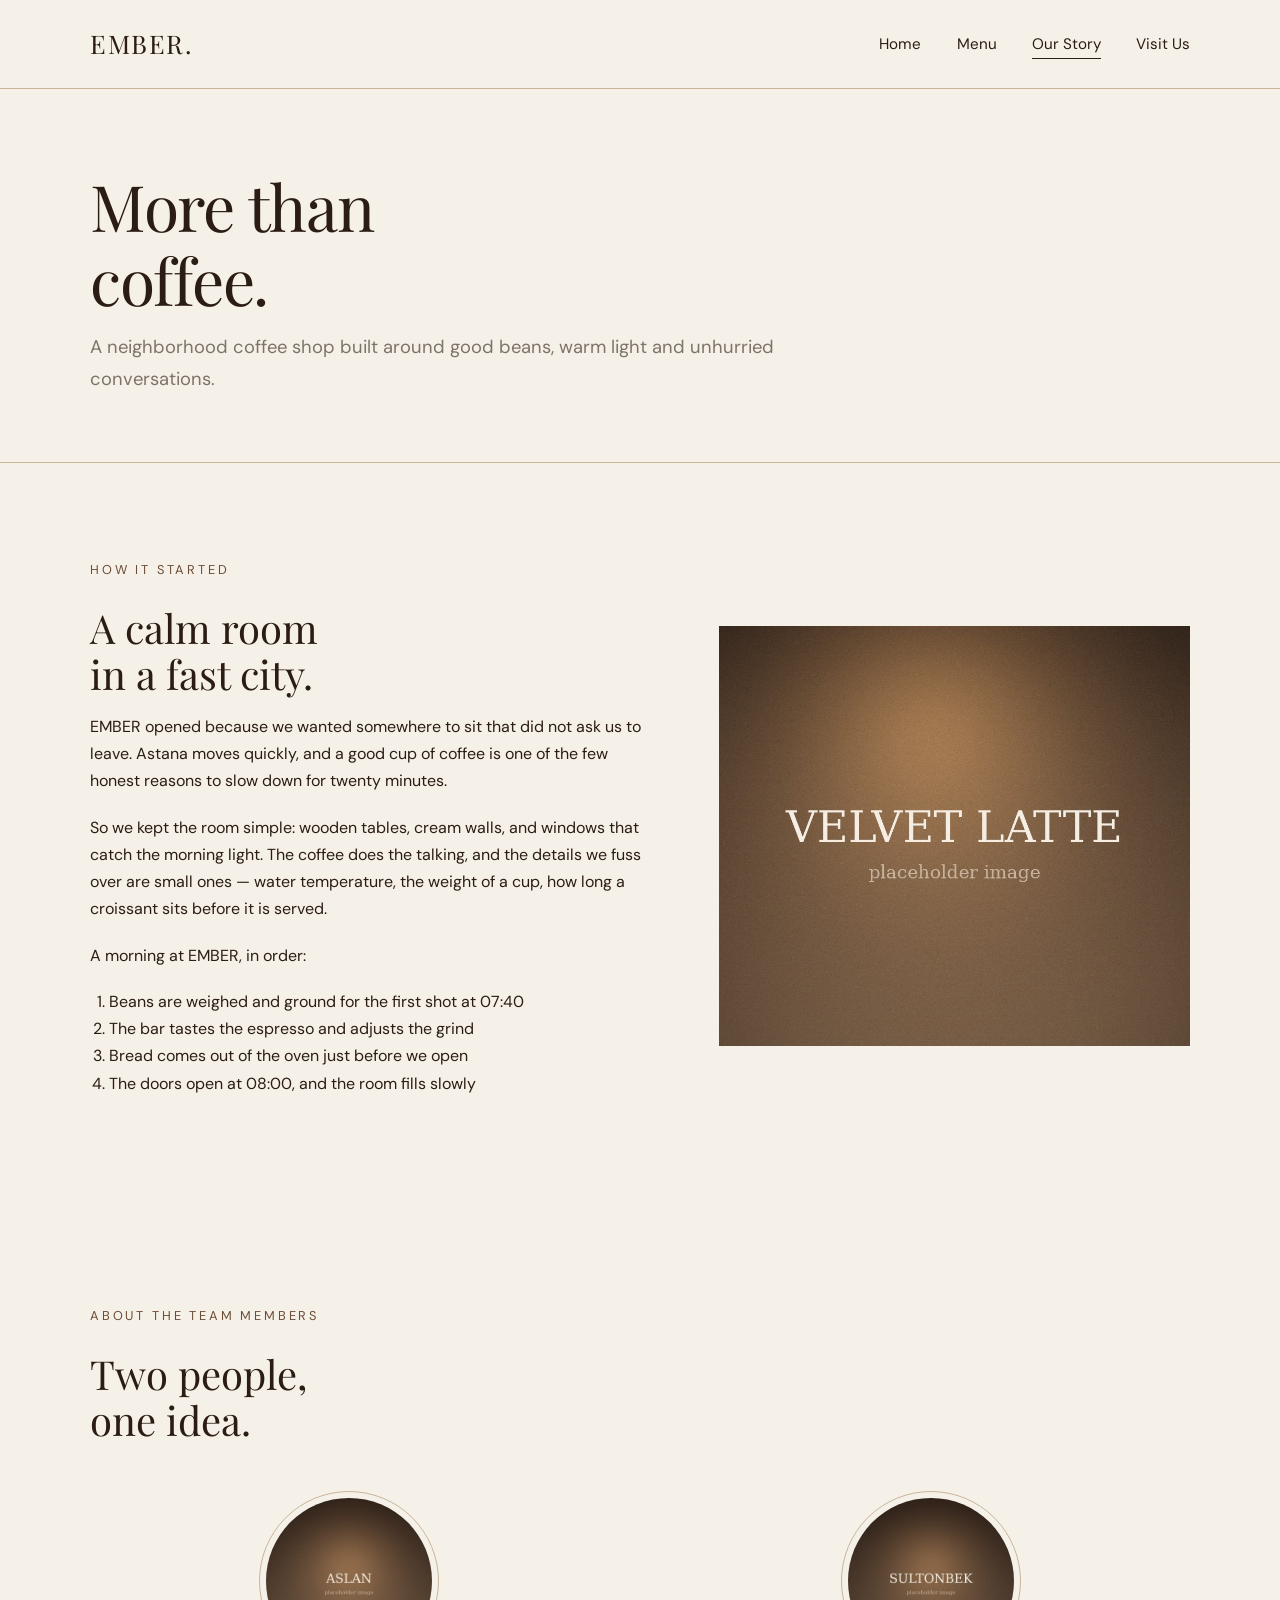
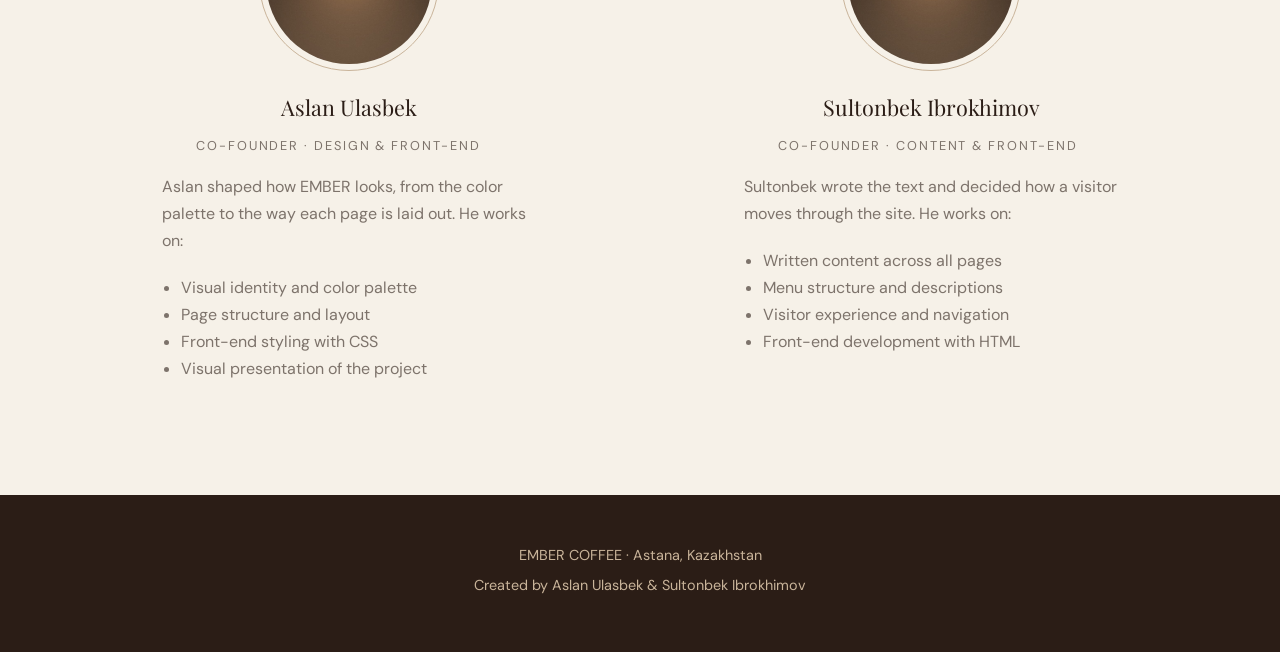
<file: ember-coffee/about.html>
<!DOCTYPE html>
<html lang="en">
<head>
    <meta charset="UTF-8">
    <meta name="viewport" content="width=device-width, initial-scale=1.0">
    <title>EMBER COFFEE | Our Story</title>
    <link rel="stylesheet" href="css/style.css">
</head>
<body>

    <header id="main-header">
        <div class="container">
            <a href="index.html" class="logo">EMBER.</a>
            <nav>
                <ul class="nav-menu">
                    <li><a href="index.html">Home</a></li>
                    <li><a href="menu.html">Menu</a></li>
                    <li><a href="about.html" class="active">Our Story</a></li>
                    <li><a href="contact.html">Visit Us</a></li>
                </ul>
            </nav>
        </div>
    </header>

    <main>

        <section class="page-header">
            <div class="container">
                <h1>More than<br>coffee.</h1>
                <p>A neighborhood coffee shop built around good beans, warm light and unhurried conversations.</p>
            </div>
        </section>

        <!-- Story -->
        <section class="section">
            <div class="container story">
                <div>
                    <p class="label">How it started</p>
                    <h2>A calm room<br>in a fast city.</h2>
                    <p>EMBER opened because we wanted somewhere to sit that did not ask us to leave. Astana moves quickly, and a good cup of coffee is one of the few honest reasons to slow down for twenty minutes.</p>
                    <p>So we kept the room simple: wooden tables, cream walls, and windows that catch the morning light. The coffee does the talking, and the details we fuss over are small ones — water temperature, the weight of a cup, how long a croissant sits before it is served.</p>

                    <p>A morning at EMBER, in order:</p>
                    <ol>
                        <li>Beans are weighed and ground for the first shot at 07:40</li>
                        <li>The bar tastes the espresso and adjusts the grind</li>
                        <li>Bread comes out of the oven just before we open</li>
                        <li>The doors open at 08:00, and the room fills slowly</li>
                    </ol>
                </div>
                <img src="images/latte.jpg" alt="Cream-colored wall and wooden table inside the EMBER coffee shop">
            </div>
        </section>

        <!-- About the team members -->
        <section class="section">
            <div class="container">
                <p class="label">About the team members</p>
                <h2>Two people,<br>one idea.</h2>

                <div class="team-grid">

                    <article class="team-member">
                        <img src="images/team-1.jpg" alt="Portrait of Aslan Ulasbek, co-founder of EMBER COFFEE" class="profile-img">
                        <h3>Aslan Ulasbek</h3>
                        <p class="team-role">Co-founder · Design &amp; Front-end</p>
                        <p>Aslan shaped how EMBER looks, from the color palette to the way each page is laid out. He works on:</p>
                        <ul>
                            <li>Visual identity and color palette</li>
                            <li>Page structure and layout</li>
                            <li>Front-end styling with CSS</li>
                            <li>Visual presentation of the project</li>
                        </ul>
                    </article>

                    <article class="team-member">
                        <img src="images/team-2.jpg" alt="Portrait of Sultonbek Ibrokhimov, co-founder of EMBER COFFEE" class="profile-img">
                        <h3>Sultonbek Ibrokhimov</h3>
                        <p class="team-role">Co-founder · Content &amp; Front-end</p>
                        <p>Sultonbek wrote the text and decided how a visitor moves through the site. He works on:</p>
                        <ul>
                            <li>Written content across all pages</li>
                            <li>Menu structure and descriptions</li>
                            <li>Visitor experience and navigation</li>
                            <li>Front-end development with HTML</li>
                        </ul>
                    </article>

                </div>
            </div>
        </section>

    </main>

    <footer>
        <div class="container">
            <p>EMBER COFFEE · Astana, Kazakhstan</p>
            <p>Created by Aslan Ulasbek &amp; Sultonbek Ibrokhimov</p>
        </div>
    </footer>

</body>
</html>
</file>
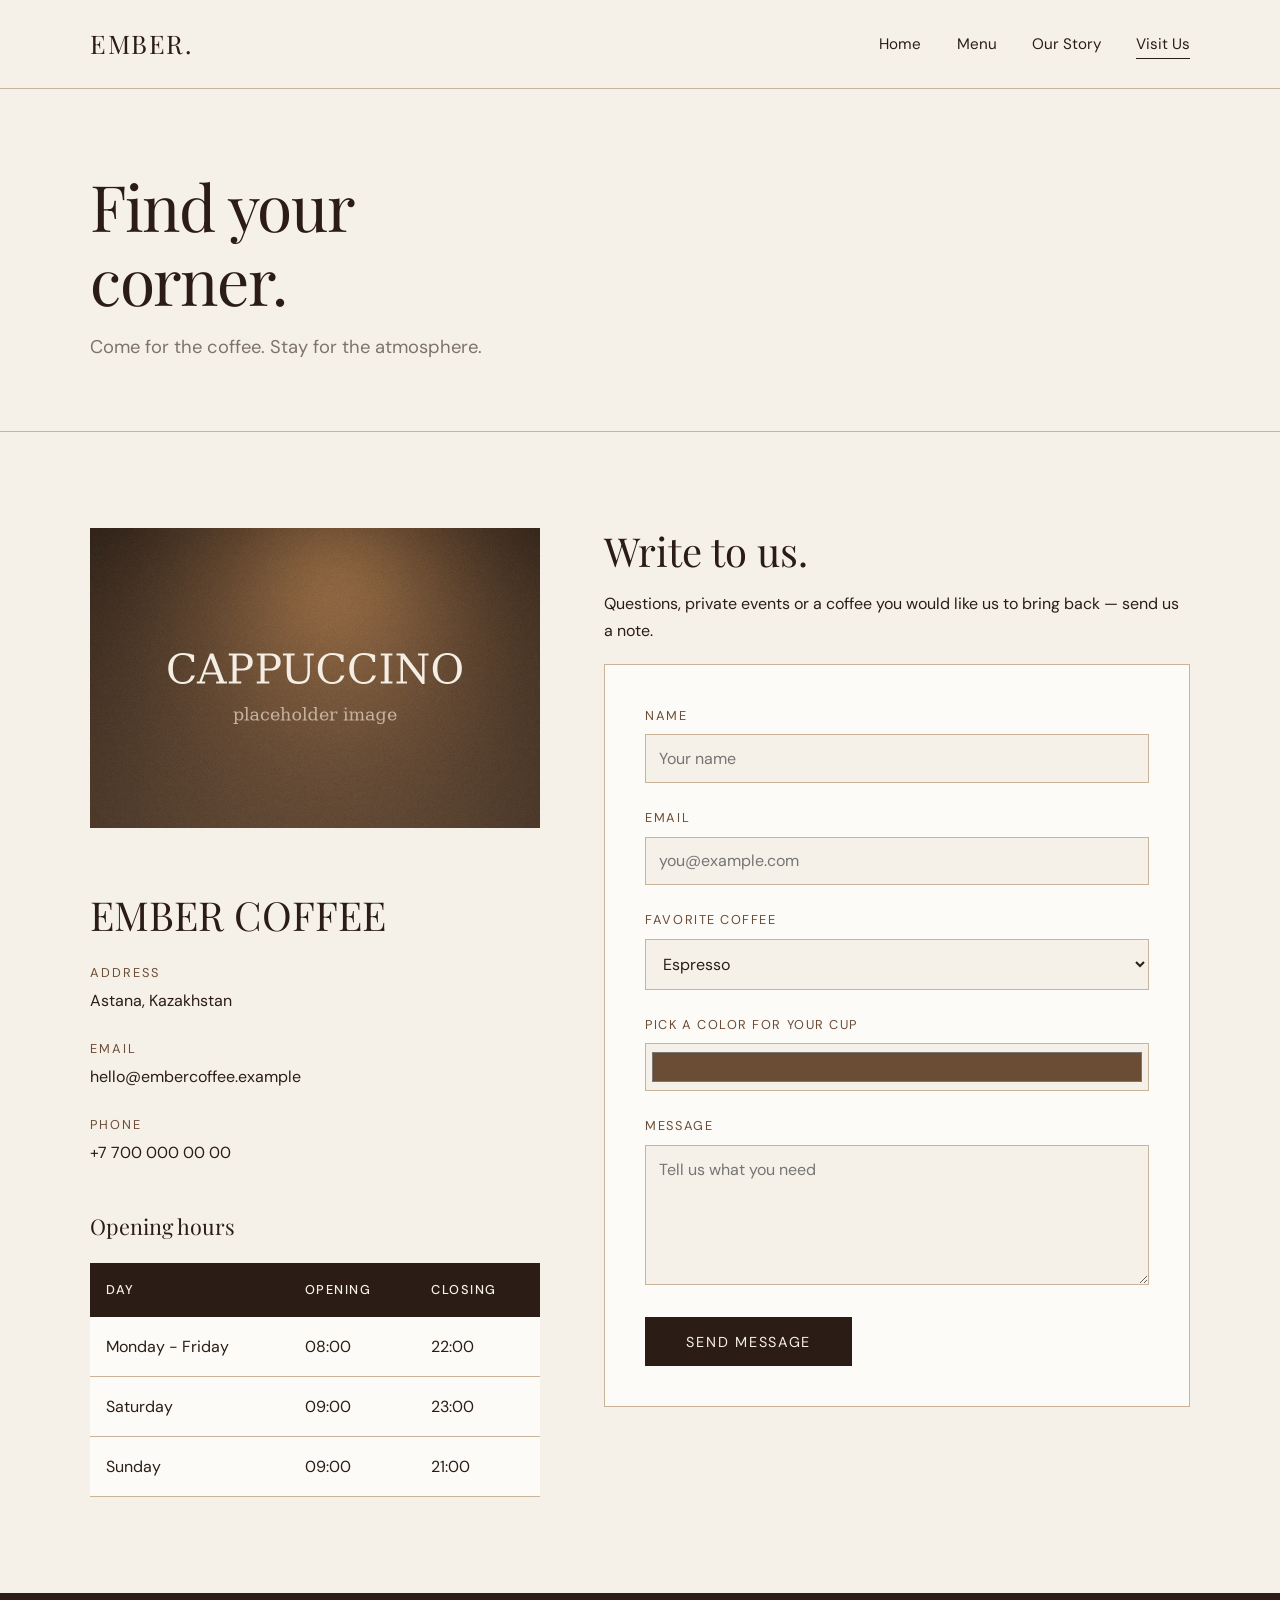
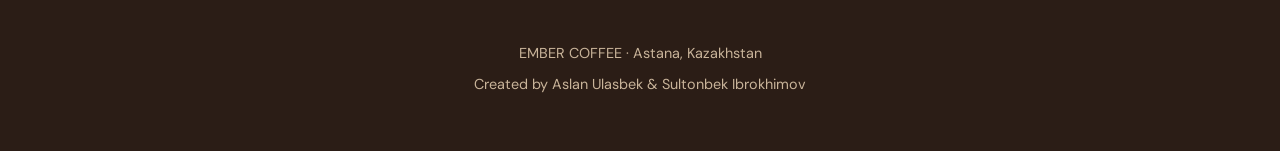
<file: ember-coffee/contact.html>
<!DOCTYPE html>
<html lang="en">
<head>
    <meta charset="UTF-8">
    <meta name="viewport" content="width=device-width, initial-scale=1.0">
    <title>EMBER COFFEE | Visit Us</title>
    <link rel="stylesheet" href="css/style.css">
</head>
<body>

    <header id="main-header">
        <div class="container">
            <a href="index.html" class="logo">EMBER.</a>
            <nav>
                <ul class="nav-menu">
                    <li><a href="index.html">Home</a></li>
                    <li><a href="menu.html">Menu</a></li>
                    <li><a href="about.html">Our Story</a></li>
                    <li><a href="contact.html" class="active">Visit Us</a></li>
                </ul>
            </nav>
        </div>
    </header>

    <main>

        <section class="page-header">
            <div class="container">
                <h1>Find your<br>corner.</h1>
                <p>Come for the coffee. Stay for the atmosphere.</p>
            </div>
        </section>

        <section class="section">
            <div class="container contact-grid">

                <!-- Contact details + opening hours table -->
                <div class="contact-info">
                    <img src="images/cappuccino.jpg" alt="Cappuccino on a wooden table by the window at EMBER COFFEE" class="menu-banner">

                    <h2>EMBER COFFEE</h2>

                    <p class="detail-label">Address</p>
                    <p>Astana, Kazakhstan</p>

                    <p class="detail-label">Email</p>
                    <p><a href="mailto:hello@embercoffee.example">hello@embercoffee.example</a></p>

                    <p class="detail-label">Phone</p>
                    <p>+7 700 000 00 00</p>

                    <h3>Opening hours</h3>
                    <table>
                        <tr>
                            <th>Day</th>
                            <th>Opening</th>
                            <th>Closing</th>
                        </tr>
                        <tr>
                            <td>Monday - Friday</td>
                            <td>08:00</td>
                            <td>22:00</td>
                        </tr>
                        <tr>
                            <td>Saturday</td>
                            <td>09:00</td>
                            <td>23:00</td>
                        </tr>
                        <tr>
                            <td>Sunday</td>
                            <td>09:00</td>
                            <td>21:00</td>
                        </tr>
                    </table>
                </div>

                <!-- Contact form -->
                <div>
                    <h2>Write to us.</h2>
                    <p>Questions, private events or a coffee you would like us to bring back — send us a note.</p>

                    <form id="contact-form">

                        <div class="form-row">
                            <label for="name">Name</label>
                            <input type="text" id="name" name="name" placeholder="Your name">
                        </div>

                        <div class="form-row">
                            <label for="email">Email</label>
                            <input type="email" id="email" name="email" placeholder="you@example.com">
                        </div>

                        <div class="form-row">
                            <label for="favorite">Favorite coffee</label>
                            <select id="favorite" name="favorite">
                                <option value="espresso">Espresso</option>
                                <option value="americano">Americano</option>
                                <option value="latte">Velvet Latte</option>
                                <option value="cappuccino">Cappuccino</option>
                                <option value="flat-white">Flat White</option>
                                <option value="cold-brew">Cold Brew</option>
                            </select>
                        </div>

                        <div class="form-row">
                            <label for="color">Pick a color for your cup</label>
                            <input type="color" id="color" name="color" value="#6b4c35">
                        </div>

                        <div class="form-row">
                            <label for="message">Message</label>
                            <textarea id="message" name="message" placeholder="Tell us what you need"></textarea>
                        </div>

                        <button type="submit">Send message</button>

                    </form>
                </div>

            </div>
        </section>

    </main>

    <footer>
        <div class="container">
            <p>EMBER COFFEE · Astana, Kazakhstan</p>
            <p>Created by Aslan Ulasbek &amp; Sultonbek Ibrokhimov</p>
        </div>
    </footer>

</body>
</html>
</file>
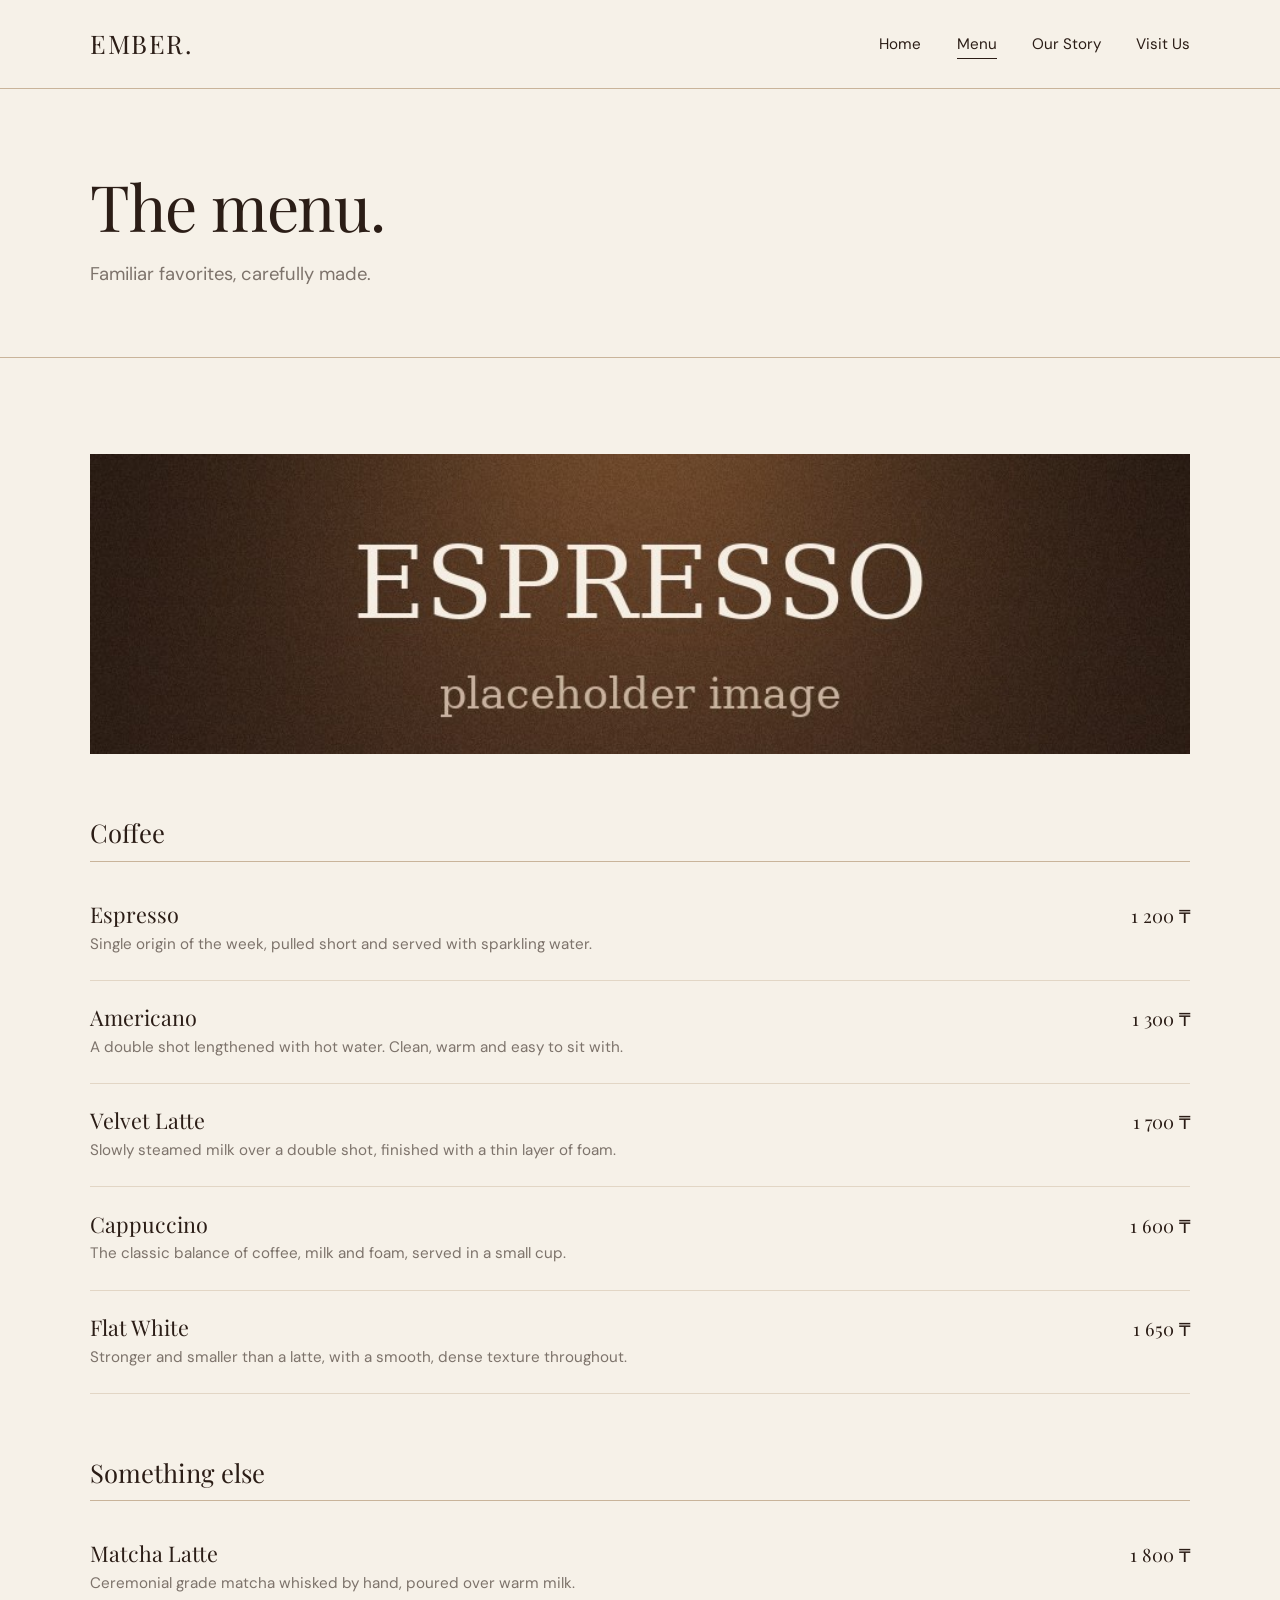
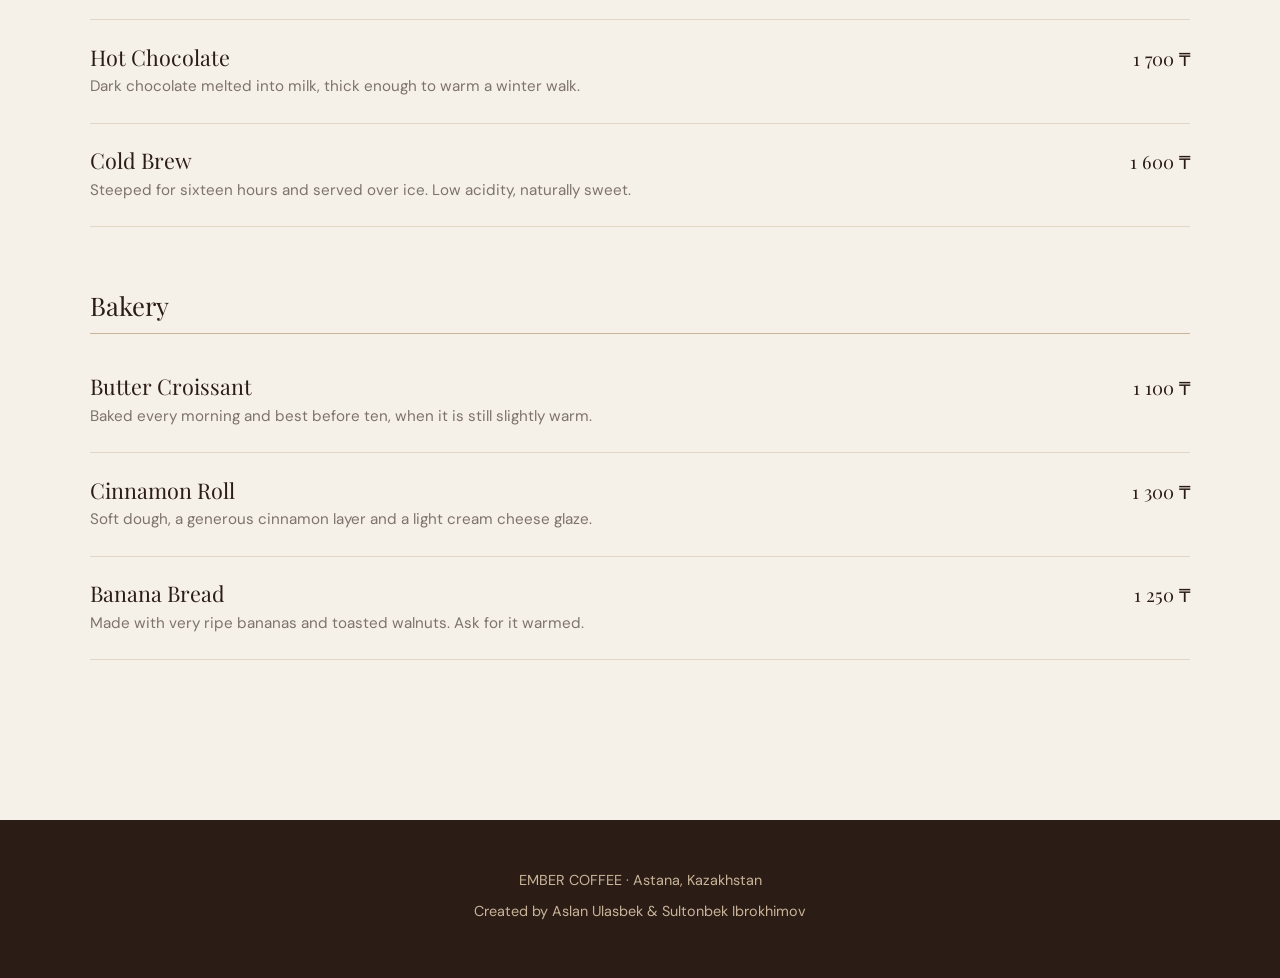
<file: ember-coffee/menu.html>
<!DOCTYPE html>
<html lang="en">
<head>
    <meta charset="UTF-8">
    <meta name="viewport" content="width=device-width, initial-scale=1.0">
    <title>EMBER COFFEE | Menu</title>
    <link rel="stylesheet" href="css/style.css">
</head>
<body>

    <header id="main-header">
        <div class="container">
            <a href="index.html" class="logo">EMBER.</a>
            <nav>
                <ul class="nav-menu">
                    <li><a href="index.html">Home</a></li>
                    <li><a href="menu.html" class="active">Menu</a></li>
                    <li><a href="about.html">Our Story</a></li>
                    <li><a href="contact.html">Visit Us</a></li>
                </ul>
            </nav>
        </div>
    </header>

    <main>

        <section class="page-header">
            <div class="container">
                <h1>The menu.</h1>
                <p>Familiar favorites, carefully made.</p>
            </div>
        </section>

        <section class="section">
            <div class="container">

                <img src="images/espresso.jpg" alt="Barista pulling a shot of espresso at the EMBER bar" class="menu-banner">

                <!-- Coffee -->
                <div class="menu-group">
                    <h2>Coffee</h2>

                    <article class="menu-item">
                        <div>
                            <h3>Espresso</h3>
                            <p>Single origin of the week, pulled short and served with sparkling water.</p>
                        </div>
                        <span class="menu-price">1 200 &#8376;</span>
                    </article>

                    <article class="menu-item">
                        <div>
                            <h3>Americano</h3>
                            <p>A double shot lengthened with hot water. Clean, warm and easy to sit with.</p>
                        </div>
                        <span class="menu-price">1 300 &#8376;</span>
                    </article>

                    <article class="menu-item">
                        <div>
                            <h3>Velvet Latte</h3>
                            <p>Slowly steamed milk over a double shot, finished with a thin layer of foam.</p>
                        </div>
                        <span class="menu-price">1 700 &#8376;</span>
                    </article>

                    <article class="menu-item">
                        <div>
                            <h3>Cappuccino</h3>
                            <p>The classic balance of coffee, milk and foam, served in a small cup.</p>
                        </div>
                        <span class="menu-price">1 600 &#8376;</span>
                    </article>

                    <article class="menu-item">
                        <div>
                            <h3>Flat White</h3>
                            <p>Stronger and smaller than a latte, with a smooth, dense texture throughout.</p>
                        </div>
                        <span class="menu-price">1 650 &#8376;</span>
                    </article>
                </div>

                <!-- Something else -->
                <div class="menu-group">
                    <h2>Something else</h2>

                    <article class="menu-item">
                        <div>
                            <h3>Matcha Latte</h3>
                            <p>Ceremonial grade matcha whisked by hand, poured over warm milk.</p>
                        </div>
                        <span class="menu-price">1 800 &#8376;</span>
                    </article>

                    <article class="menu-item">
                        <div>
                            <h3>Hot Chocolate</h3>
                            <p>Dark chocolate melted into milk, thick enough to warm a winter walk.</p>
                        </div>
                        <span class="menu-price">1 700 &#8376;</span>
                    </article>

                    <article class="menu-item">
                        <div>
                            <h3>Cold Brew</h3>
                            <p>Steeped for sixteen hours and served over ice. Low acidity, naturally sweet.</p>
                        </div>
                        <span class="menu-price">1 600 &#8376;</span>
                    </article>
                </div>

                <!-- Bakery -->
                <div class="menu-group">
                    <h2>Bakery</h2>

                    <article class="menu-item">
                        <div>
                            <h3>Butter Croissant</h3>
                            <p>Baked every morning and best before ten, when it is still slightly warm.</p>
                        </div>
                        <span class="menu-price">1 100 &#8376;</span>
                    </article>

                    <article class="menu-item">
                        <div>
                            <h3>Cinnamon Roll</h3>
                            <p>Soft dough, a generous cinnamon layer and a light cream cheese glaze.</p>
                        </div>
                        <span class="menu-price">1 300 &#8376;</span>
                    </article>

                    <article class="menu-item">
                        <div>
                            <h3>Banana Bread</h3>
                            <p>Made with very ripe bananas and toasted walnuts. Ask for it warmed.</p>
                        </div>
                        <span class="menu-price">1 250 &#8376;</span>
                    </article>
                </div>

            </div>
        </section>

    </main>

    <footer>
        <div class="container">
            <p>EMBER COFFEE · Astana, Kazakhstan</p>
            <p>Created by Aslan Ulasbek &amp; Sultonbek Ibrokhimov</p>
        </div>
    </footer>

</body>
</html>
</file>
<file: css/style.css>
/* ============================================================
   EMBER COFFEE — main stylesheet
   Created by Aslan Ulasbek & Sultonbek Ibrokhimov

   Sections:
   1. Fonts & CSS variables
   2. Base element styles
   3. Header & navigation
   4. Buttons & shared helpers
   5. Home page
   6. Menu page
   7. About page
   8. Contact page (table + form)
   9. Gallery page
   10. Page layout with CSS Grid
   11. Footer
   12. Responsive (media queries)
   ============================================================ */


/* ---------- 1. Fonts & CSS variables ---------- */

@import url('https://fonts.googleapis.com/css2?family=DM+Sans:wght@400;500&family=Playfair+Display:ital,wght@0,400;0,500;1,400&display=swap');

:root {
    --espresso: #2b1d16;
    --coffee: #6b4c35;
    --beige: #c9b49a;
    --cream: #f6f1e8;
    --off-white: #fdfbf7;
    --warm-gray: #7d736b;

    --heading-font: 'Playfair Display', Georgia, serif;
    --body-font: 'DM Sans', Arial, sans-serif;
}


/* ---------- 2. Base element styles ---------- */

* {
    box-sizing: border-box;
}

body {
    margin: 0;
    background-color: var(--cream);
    color: var(--espresso);
    font-family: var(--body-font);
    font-size: 1rem;
    line-height: 1.7;
}

h1,
h2,
h3 {
    font-family: var(--heading-font);
    font-weight: 400;
    margin: 0 0 1rem 0;
    line-height: 1.15;
}

h1 {
    font-size: 4rem;
    letter-spacing: -0.02em;
}

h2 {
    font-size: 2.5rem;
}

h3 {
    font-size: 1.35rem;
}

p {
    margin: 0 0 1.2rem 0;
    max-width: 62ch;
}

a {
    color: var(--espresso);
    text-decoration: none;
}

img {
    display: block;
    max-width: 100%;
}

ul,
ol {
    padding-left: 1.2rem;
}


/* A page-width wrapper reused on every page */

.container {
    width: 90%;
    max-width: 1100px;
    margin: 0 auto;
}


/* Small uppercase label above headings */

.label {
    font-size: 0.8rem;
    letter-spacing: 0.22em;
    text-transform: uppercase;
    color: var(--coffee);
    margin-bottom: 1.5rem;
}

.highlight {
    font-style: italic;
    color: var(--coffee);
}


/* ---------- 3. Header & navigation ---------- */

#main-header {
    background-color: var(--cream);
    border-bottom: 1px solid var(--beige);
    padding: 0;
    position: sticky;
    top: 0;
    z-index: 10;
}

.logo {
    font-family: var(--heading-font);
    font-size: 1.6rem;
    letter-spacing: 0.06em;
}

.nav-menu {
    gap: 0.5rem 1.4rem;
}


/* descendant selector: links inside the navigation */

.nav-menu a {
    font-size: 0.95rem;
    padding-bottom: 4px;
    border-bottom: 1px solid transparent;
    transition: border-color 0.25s, color 0.25s;
}

.nav-menu a:hover {
    color: var(--coffee);
    border-bottom-color: var(--coffee);
}

.nav-menu a:focus {
    outline: 2px solid var(--coffee);
    outline-offset: 4px;
}


/* active page marker */

.nav-menu a.active {
    border-bottom-color: var(--espresso);
}


/* ---------- 4. Buttons & shared helpers ---------- */

.button {
    display: inline-block;
    border: 1px solid var(--cream);
    color: var(--cream);
    letter-spacing: 0.12em;
    text-transform: uppercase;
    transition: background-color 0.3s, color 0.3s;
}

.button:not(.btn-sm):not(.btn-lg) {
    padding: 0.9rem 2.2rem;
    font-size: 0.9rem;
}

.button:hover {
    background-color: var(--cream);
    color: var(--espresso);
}

.button:focus {
    outline: 2px solid var(--beige);
    outline-offset: 4px;
}


/* dark button used on light backgrounds */

.button-dark {
    border-color: var(--espresso);
    color: var(--espresso);
}

.button-dark:hover {
    background-color: var(--espresso);
    color: var(--cream);
}

.btn-primary {
    --bs-btn-color: var(--cream);
    --bs-btn-bg: var(--espresso);
    --bs-btn-border-color: var(--espresso);
    --bs-btn-hover-color: var(--espresso);
    --bs-btn-hover-bg: var(--cream);
    --bs-btn-hover-border-color: var(--espresso);
    --bs-btn-active-color: var(--cream);
    --bs-btn-active-bg: var(--coffee);
    --bs-btn-active-border-color: var(--coffee);
    --bs-btn-focus-shadow-rgb: 107, 76, 53;
}

.btn-outline-primary {
    --bs-btn-color: var(--coffee);
    --bs-btn-border-color: var(--coffee);
    --bs-btn-hover-color: var(--cream);
    --bs-btn-hover-bg: var(--espresso);
    --bs-btn-hover-border-color: var(--espresso);
    --bs-btn-active-color: var(--cream);
    --bs-btn-active-bg: var(--espresso);
    --bs-btn-active-border-color: var(--espresso);
    --bs-btn-focus-shadow-rgb: 107, 76, 53;
}

.button.btn-sm {
    padding: 0.4rem 0.75rem;
    font-size: 0.875rem;
}


/* standard vertical rhythm for content sections */

.section {
    padding: 6rem 0;
}


/* smaller page header used on menu / about / contact */

.page-header {
    padding: 5rem 0 3rem 0;
    border-bottom: 1px solid var(--beige);
}

.page-header p {
    color: var(--warm-gray);
    font-size: 1.15rem;
}


/* ---------- 5. Home page ---------- */

.hero {
    position: relative;
    height: 88vh;
    min-height: 480px;
    display: flex;
    align-items: center;
    overflow: hidden;
}

.hero img {
    position: absolute;
    top: 0;
    left: 0;
    width: 100%;
    height: 100%;
    object-fit: cover;
}


/* dark overlay so the text stays readable on the photo */

.hero-overlay {
    position: absolute;
    top: 0;
    left: 0;
    width: 100%;
    height: 100%;
    background-color: rgba(30, 20, 15, 0.55);
}

.hero-text {
    position: relative;
    color: var(--cream);
    max-width: 40rem;
}

.hero-text .label {
    color: var(--beige);
}

.hero-text h1 {
    color: var(--cream);
    margin-bottom: 1.5rem;
}

.hero-text p {
    color: var(--beige);
    font-size: 1.15rem;
    margin-bottom: 2.5rem;
}


.philosophy ul {
    color: var(--warm-gray);
}


.ember-card {
    display: flex;
    flex-direction: column;
    background-color: var(--off-white);
    border: 1px solid var(--beige);
    border-radius: 0;
    transition: transform 0.3s, box-shadow 0.3s;
}

.ember-card:hover {
    transform: translateY(-6px);
    box-shadow: 0 12px 28px rgba(43, 29, 22, 0.12);
}

.ember-card .card-img-top {
    width: 100%;
    height: 320px;
    object-fit: cover;
    border-radius: 0;
}

.ember-card .card-body {
    padding: 1.2rem;
}

.card-number {
    font-family: var(--heading-font);
    font-size: 0.95rem;
    color: var(--coffee);
    letter-spacing: 0.1em;
}


/* descendant selector: paragraphs inside a card */

.card p {
    color: var(--warm-gray);
    font-size: 0.95rem;
    margin-bottom: 0.5rem;
}


/* button stays at the bottom of each card */

.card .button {
    margin-top: auto;
    align-self: flex-start;
}


/* dark quote band */

.quote {
    background-color: var(--espresso);
    color: var(--cream);
    text-align: center;
    padding: 7rem 0;
}

.quote h2 {
    font-style: italic;
    max-width: 22ch;
    margin: 0 auto;
}


/* ---------- 6. Menu page ---------- */

.menu-banner {
    width: 100%;
    height: 300px;
    object-fit: cover;
}

.menu-group h2 {
    font-size: 1.6rem;
    padding-bottom: 0.8rem;
    border-bottom: 1px solid var(--beige);
}

.menu-item {
    display: flex;
    justify-content: space-between;
    align-items: baseline;
    gap: 2rem;
    padding: 1.4rem 0;
    border-bottom: 1px solid rgba(201, 180, 154, 0.45);
}

.menu-item h3 {
    margin: 0 0 0.3rem 0;
}

.menu-item p {
    margin: 0;
    color: var(--warm-gray);
    font-size: 0.95rem;
}

.menu-price {
    font-family: var(--heading-font);
    font-size: 1.15rem;
    white-space: nowrap;
}


/* ---------- 7. About page ---------- */

.story-image {
    width: 100%;
    height: 420px;
    object-fit: cover;
}

.team-member {
    text-align: center;
}


/* circular profile photo */

.profile-img {
    width: 180px;
    height: 180px;
    border-radius: 50%;
    object-fit: cover;
    margin: 0 auto 1.5rem auto;
    border: 1px solid var(--beige);
    padding: 6px;
}

.team-role {
    font-size: 0.8rem;
    letter-spacing: 0.15em;
    text-transform: uppercase;
    color: var(--coffee);
    margin-bottom: 1rem;
}

.team-member p,
.team-member ul {
    text-align: left;
    color: var(--warm-gray);
    margin-left: auto;
    margin-right: auto;
    max-width: 34ch;
}


/* ---------- 8. Contact page (table + form) ---------- */

.contact-info p {
    margin-bottom: 0.4rem;
}

.contact-info h3 {
    margin-top: 3rem;
}

.contact-info .detail-label {
    font-size: 0.8rem;
    letter-spacing: 0.15em;
    text-transform: uppercase;
    color: var(--coffee);
    margin-top: 1.5rem;
    margin-bottom: 0.2rem;
}


/* opening hours table */

table {
    width: 100%;
    border-collapse: collapse;
    margin-top: 1.5rem;
    background-color: var(--off-white);
}

table th {
    background-color: var(--espresso);
    color: var(--cream);
    font-family: var(--body-font);
    font-weight: 500;
    font-size: 0.8rem;
    letter-spacing: 0.12em;
    text-transform: uppercase;
    padding: 1rem;
    text-align: left;
}


/* descendant selector: data cells inside a table */

table td {
    padding: 1rem;
    border-bottom: 1px solid var(--beige);
}

table tr:hover td {
    background-color: rgba(201, 180, 154, 0.18);
}


/* contact form */

#contact-form {
    background-color: var(--off-white);
    border: 1px solid var(--beige);
}

#contact-form label {
    display: block;
    font-size: 0.8rem;
    letter-spacing: 0.12em;
    text-transform: uppercase;
    color: var(--coffee);
    margin-bottom: 0.5rem;
}

#contact-form input,
#contact-form select,
#contact-form textarea {
    width: 100%;
    padding: 0.8rem;
    border: 1px solid var(--beige);
    background-color: var(--cream);
    font-family: var(--body-font);
    font-size: 1rem;
    color: var(--espresso);
}

#contact-form .input-group .form-control {
    width: 1%;
}

#contact-form .form-control:focus,
#contact-form .form-select:focus {
    border-color: var(--coffee);
    background-color: var(--off-white);
    box-shadow: 0 0 0 0.25rem rgba(107, 76, 53, 0.25);
}

#contact-form input[type="color"] {
    width: 3rem;
    min-width: 3rem;
    height: 48px;
    padding: 0.375rem;
}

#contact-form textarea {
    min-height: 140px;
    resize: vertical;
}

/* ---------- 9. Gallery page ---------- */


/* Gallery page layout uses CSS Grid */

.page-layout {
    min-height: 100vh;
    display: grid;
    grid-template-columns: 230px 1fr;
    grid-template-rows: auto 1fr auto;
    grid-template-areas:
        "header header"
        "sidebar main"
        "footer footer";
}


/* Assign page elements to grid areas */

.page-layout > header {
    grid-area: header;
}

.page-layout > aside {
    grid-area: sidebar;
}

.page-layout > main {
    grid-area: main;
}

.page-layout > footer {
    grid-area: footer;
}


/* Gallery sidebar */

.gallery-sidebar {
    background-color: var(--off-white);
    border-right: 1px solid var(--beige);
    padding: 4rem 0;
}

.gallery-sidebar .container {
    width: 80%;
}

.gallery-sidebar h3 {
    font-size: 1.8rem;
}

.gallery-sidebar p {
    color: var(--warm-gray);
    font-size: 0.95rem;
}


/* Gallery main area */

.gallery-main {
    min-width: 0;
}


.gallery-carousel {
    overflow: hidden;
    border: 1px solid var(--beige);
}

.gallery-carousel .carousel-item img {
    width: 100%;
    height: 500px;
    object-fit: cover;
}

.gallery-carousel .carousel-caption {
    right: 0;
    bottom: 2rem;
    left: 0;
    padding: 0.75rem;
    background-color: rgba(43, 29, 22, 0.82);
    color: var(--cream);
}

.gallery-caption h3 {
    margin: 0;
    color: var(--cream);
    font-size: 1.2rem;
}

.gallery-carousel .carousel-indicators {
    top: 0.75rem;
    bottom: auto;
    left: 50%;
    right: auto;
    width: auto;
    margin: 0;
    padding: 0.5rem 0.75rem;
    transform: translateX(-50%);
    background-color: rgba(43, 29, 22, 0.82);
    border-radius: 999px;
}


/* ---------- 10. Page layout with CSS Grid ---------- */


/* Extra layout styling for the gallery page */

.page-layout .gallery-main .section {
    min-height: 100%;
}


/* ---------- 11. Footer ---------- */

footer {
    background-color: var(--espresso);
    color: var(--beige);
    padding: 3rem 0;
    text-align: center;
}

footer p {
    max-width: 100%;
    margin: 0 0 0.4rem 0;
    font-size: 0.9rem;
}

footer a {
    color: var(--cream);
    border-bottom: 1px solid transparent;
}

footer a:hover {
    border-bottom-color: var(--cream);
}


/* ---------- 12. Responsive (media queries) ---------- */

@media (max-width: 800px) {

    body {
        font-size: 0.95rem;
    }

    h1 {
        font-size: 2.6rem;
    }

    h2 {
        font-size: 1.9rem;
    }

    h3 {
        font-size: 1.2rem;
    }

    .menu-group h2 {
        font-size: 1.5rem;
    }

    .gallery-sidebar h3 {
        font-size: 1.5rem;
    }

    .gallery-caption h3 {
        font-size: 1.1rem;
    }

    .hero-text p,
    .page-header p {
        font-size: 1.05rem;
    }

    .card p,
    .menu-item p,
    .gallery-sidebar p {
        font-size: 0.9rem;
    }


    .hero {
        height: auto;
        padding: 5rem 0;
    }

    .section {
        padding: 3.5rem 0;
    }


    /* Keep two favorite cards side by side at tablet widths */

    .card-grid-item {
        flex: 0 0 50%;
        max-width: 50%;
    }


    .menu-item {
        flex-direction: column;
        gap: 0.4rem;
    }


    /* Page layout becomes vertical */

    .page-layout {
        grid-template-columns: 1fr;
        grid-template-rows: auto auto 1fr auto;
        grid-template-areas:
            "header"
            "sidebar"
            "main"
            "footer";
    }


    .gallery-sidebar {
        border-right: none;
        border-bottom: 1px solid var(--beige);
        padding: 2.5rem 0;
    }

    .gallery-sidebar .container {
        width: 90%;
    }
}


@media (max-width: 600px) {

    .hero-actions {
        flex-direction: column;
        align-items: flex-start;
    }

    .hero-actions > .btn {
        border-radius: 0;
    }

    .card-grid-item {
        flex-basis: 100%;
        max-width: 100%;
    }

    body {
        font-size: 0.9rem;
    }

    h1 {
        font-size: 2.1rem;
    }

    h2 {
        font-size: 1.6rem;
    }

    h3 {
        font-size: 1.1rem;
    }

    .menu-group h2 {
        font-size: 1.35rem;
    }

    .gallery-sidebar h3 {
        font-size: 1.3rem;
    }

    .gallery-caption h3 {
        font-size: 1.05rem;
    }

    .hero-text p,
    .page-header p {
        font-size: 0.98rem;
    }

    .card p,
    .menu-item p,
    .gallery-sidebar p {
        font-size: 0.85rem;
    }

    .gallery-carousel .carousel-item img {
        height: 300px;
    }

    .gallery-carousel .carousel-indicators {
        gap: 0.1rem;
        padding: 0.3rem;
    }

    .gallery-carousel .carousel-indicators [data-bs-target] {
        width: 12px;
        margin: 0;
    }
}
</file>
<file: ember-coffee/css/style.css>
/* ============================================================
   EMBER COFFEE — main stylesheet
   Created by Aslan Ulasbek & Sultonbek Ibrokhimov

   Sections:
   1. Fonts & CSS variables
   2. Base element styles
   3. Header & navigation
   4. Buttons & shared helpers
   5. Home page
   6. Menu page
   7. About page
   8. Contact page (table + form)
   9. Footer
   10. Responsive (media queries)
   ============================================================ */


/* ---------- 1. Fonts & CSS variables ---------- */

@import url('https://fonts.googleapis.com/css2?family=DM+Sans:wght@400;500&family=Playfair+Display:ital,wght@0,400;0,500;1,400&display=swap');

:root {
    --espresso: #2b1d16;      /* darkest brown, used for dark sections */
    --coffee: #6b4c35;        /* medium coffee brown */
    --beige: #c9b49a;         /* muted beige, borders and small text */
    --cream: #f6f1e8;         /* warm cream, page background */
    --off-white: #fdfbf7;     /* lighter cream for cards */
    --warm-gray: #7d736b;     /* body text that should sit back a little */

    --heading-font: 'Playfair Display', Georgia, serif;
    --body-font: 'DM Sans', Arial, sans-serif;
}


/* ---------- 2. Base element styles ---------- */

* {
    box-sizing: border-box;   /* padding and border stay inside the width */
}

body {
    margin: 0;
    background-color: var(--cream);
    color: var(--espresso);
    font-family: var(--body-font);
    font-size: 1rem;
    line-height: 1.7;
}

h1, h2, h3 {
    font-family: var(--heading-font);
    font-weight: 400;
    margin: 0 0 1rem 0;
    line-height: 1.15;
}

h1 {
    font-size: 4rem;
    letter-spacing: -0.02em;
}

h2 {
    font-size: 2.5rem;
}

h3 {
    font-size: 1.35rem;
}

p {
    margin: 0 0 1.2rem 0;
    max-width: 62ch;          /* keeps lines comfortable to read */
}

a {
    color: var(--espresso);
    text-decoration: none;
}

img {
    display: block;
    max-width: 100%;
}

ul, ol {
    padding-left: 1.2rem;
}

/* A page-width wrapper reused on every page */
.container {
    width: 90%;
    max-width: 1100px;
    margin: 0 auto;
}

/* Small uppercase label above headings */
.label {
    font-size: 0.8rem;
    letter-spacing: 0.22em;
    text-transform: uppercase;
    color: var(--coffee);
    margin-bottom: 1.5rem;
}

.highlight {
    font-style: italic;
    color: var(--coffee);
}


/* ---------- 3. Header & navigation ---------- */

#main-header {
    background-color: var(--cream);
    border-bottom: 1px solid var(--beige);
    padding: 1.4rem 0;
    position: sticky;
    top: 0;
    z-index: 10;
}

#main-header .container {
    display: flex;
    align-items: center;
    justify-content: space-between;
}

.logo {
    font-family: var(--heading-font);
    font-size: 1.6rem;
    letter-spacing: 0.06em;
}

.nav-menu {
    display: flex;
    gap: 2.2rem;
    list-style: none;
    margin: 0;
    padding: 0;
}

/* descendant selector: links inside the navigation */
.nav-menu a {
    font-size: 0.95rem;
    padding-bottom: 4px;
    border-bottom: 1px solid transparent;
    transition: border-color 0.25s, color 0.25s;
}

.nav-menu a:hover {
    color: var(--coffee);
    border-bottom-color: var(--coffee);
}

.nav-menu a:focus {
    outline: 2px solid var(--coffee);
    outline-offset: 4px;
}

/* active page marker */
.nav-menu a.active {
    border-bottom-color: var(--espresso);
}


/* ---------- 4. Buttons & shared helpers ---------- */

.button {
    display: inline-block;
    padding: 0.9rem 2.2rem;
    border: 1px solid var(--cream);
    color: var(--cream);
    font-size: 0.9rem;
    letter-spacing: 0.12em;
    text-transform: uppercase;
    transition: background-color 0.3s, color 0.3s;
}

.button:hover {
    background-color: var(--cream);
    color: var(--espresso);
}

.button:focus {
    outline: 2px solid var(--beige);
    outline-offset: 4px;
}

/* dark button used on light backgrounds */
.button-dark {
    border-color: var(--espresso);
    color: var(--espresso);
}

.button-dark:hover {
    background-color: var(--espresso);
    color: var(--cream);
}

/* standard vertical rhythm for content sections */
.section {
    padding: 6rem 0;
}

/* smaller page header used on menu / about / contact */
.page-header {
    padding: 5rem 0 3rem 0;
    border-bottom: 1px solid var(--beige);
}

.page-header p {
    color: var(--warm-gray);
    font-size: 1.15rem;
}


/* ---------- 5. Home page ---------- */

.hero {
    position: relative;
    height: 88vh;
    min-height: 480px;
    display: flex;
    align-items: center;
    overflow: hidden;
}

.hero img {
    position: absolute;
    top: 0;
    left: 0;
    width: 100%;
    height: 100%;
    object-fit: cover;
}

/* dark overlay so the text stays readable on the photo */
.hero-overlay {
    position: absolute;
    top: 0;
    left: 0;
    width: 100%;
    height: 100%;
    background-color: rgba(30, 20, 15, 0.55);
}

.hero-text {
    position: relative;   /* sits above the overlay */
    color: var(--cream);
    max-width: 40rem;
}

.hero-text .label {
    color: var(--beige);
}

.hero-text h1 {
    color: var(--cream);
    margin-bottom: 1.5rem;
}

.hero-text p {
    color: var(--beige);
    font-size: 1.15rem;
    margin-bottom: 2.5rem;
}

/* two-column philosophy block */
.philosophy {
    display: grid;
    grid-template-columns: 1fr 1fr;
    gap: 4rem;
    align-items: start;
}

.philosophy ul {
    color: var(--warm-gray);
}

/* three product cards */
.card-grid {
    display: grid;
    grid-template-columns: repeat(3, 1fr);
    gap: 2.5rem;
    margin-top: 3rem;
}

.card {
    background-color: var(--off-white);
    border: 1px solid var(--beige);
    padding: 1.2rem;
    transition: transform 0.3s, box-shadow 0.3s;
}

.card:hover {
    transform: translateY(-6px);
    box-shadow: 0 12px 28px rgba(43, 29, 22, 0.12);
}

.card img {
    width: 100%;
    height: 320px;
    object-fit: cover;
    margin-bottom: 1.2rem;
}

.card-number {
    font-family: var(--heading-font);
    font-size: 0.95rem;
    color: var(--coffee);
    letter-spacing: 0.1em;
}

/* descendant selector: paragraphs inside a card */
.card p {
    color: var(--warm-gray);
    font-size: 0.95rem;
    margin-bottom: 0.5rem;
}

/* dark quote band */
.quote {
    background-color: var(--espresso);
    color: var(--cream);
    text-align: center;
    padding: 7rem 0;
}

.quote h2 {
    font-style: italic;
    max-width: 22ch;
    margin: 0 auto;
}


/* ---------- 6. Menu page ---------- */

.menu-banner {
    width: 100%;
    height: 300px;
    object-fit: cover;
    margin-bottom: 4rem;
}

.menu-group {
    margin-bottom: 4rem;
}

.menu-group h2 {
    font-size: 1.6rem;
    padding-bottom: 0.8rem;
    border-bottom: 1px solid var(--beige);
}

.menu-item {
    display: flex;
    justify-content: space-between;
    align-items: baseline;
    gap: 2rem;
    padding: 1.4rem 0;
    border-bottom: 1px solid rgba(201, 180, 154, 0.45);
}

.menu-item h3 {
    margin: 0 0 0.3rem 0;
}

.menu-item p {
    margin: 0;
    color: var(--warm-gray);
    font-size: 0.95rem;
}

.menu-price {
    font-family: var(--heading-font);
    font-size: 1.15rem;
    white-space: nowrap;   /* the price never breaks onto two lines */
}


/* ---------- 7. About page ---------- */

.story {
    display: grid;
    grid-template-columns: 1.2fr 1fr;
    gap: 4rem;
    align-items: center;
}

.story img {
    width: 100%;
    height: 420px;
    object-fit: cover;
}

.team-grid {
    display: grid;
    grid-template-columns: 1fr 1fr;
    gap: 4rem;
    margin-top: 3rem;
}

.team-member {
    text-align: center;
}

/* circular profile photo */
.profile-img {
    width: 180px;
    height: 180px;
    border-radius: 50%;
    object-fit: cover;
    margin: 0 auto 1.5rem auto;
    border: 1px solid var(--beige);
    padding: 6px;
}

.team-role {
    font-size: 0.8rem;
    letter-spacing: 0.15em;
    text-transform: uppercase;
    color: var(--coffee);
    margin-bottom: 1rem;
}

.team-member p,
.team-member ul {
    text-align: left;
    color: var(--warm-gray);
    margin-left: auto;
    margin-right: auto;
    max-width: 34ch;
}


/* ---------- 8. Contact page (table + form) ---------- */

.contact-grid {
    display: grid;
    grid-template-columns: 1fr 1.3fr;
    gap: 4rem;
    align-items: start;
}

.contact-info p {
    margin-bottom: 0.4rem;
}

.contact-info h3 {
    margin-top: 3rem;
}

.contact-info .detail-label {
    font-size: 0.8rem;
    letter-spacing: 0.15em;
    text-transform: uppercase;
    color: var(--coffee);
    margin-top: 1.5rem;
    margin-bottom: 0.2rem;
}

/* opening hours table */
table {
    width: 100%;
    border-collapse: collapse;
    margin-top: 1.5rem;
    background-color: var(--off-white);
}

table th {
    background-color: var(--espresso);
    color: var(--cream);
    font-family: var(--body-font);
    font-weight: 500;
    font-size: 0.8rem;
    letter-spacing: 0.12em;
    text-transform: uppercase;
    padding: 1rem;
    text-align: left;
}

/* descendant selector: data cells inside a table */
table td {
    padding: 1rem;
    border-bottom: 1px solid var(--beige);
}

table tr:hover td {
    background-color: rgba(201, 180, 154, 0.18);
}

/* contact form */
#contact-form {
    background-color: var(--off-white);
    border: 1px solid var(--beige);
    padding: 2.5rem;
}

#contact-form label {
    display: block;
    font-size: 0.8rem;
    letter-spacing: 0.12em;
    text-transform: uppercase;
    color: var(--coffee);
    margin-bottom: 0.5rem;
}

.form-row {
    margin-bottom: 1.5rem;
}

#contact-form input,
#contact-form select,
#contact-form textarea {
    width: 100%;
    padding: 0.8rem;
    border: 1px solid var(--beige);
    background-color: var(--cream);
    font-family: var(--body-font);
    font-size: 1rem;
    color: var(--espresso);
}

#contact-form input:focus,
#contact-form select:focus,
#contact-form textarea:focus {
    outline: none;
    border-color: var(--coffee);
    background-color: var(--off-white);
}

#contact-form input[type="color"] {
    height: 48px;
    padding: 4px;
}

#contact-form textarea {
    min-height: 140px;
    resize: vertical;
}

#contact-form button {
    padding: 0.9rem 2.5rem;
    border: 1px solid var(--espresso);
    background-color: var(--espresso);
    color: var(--cream);
    font-family: var(--body-font);
    font-size: 0.9rem;
    letter-spacing: 0.12em;
    text-transform: uppercase;
    cursor: pointer;
    transition: background-color 0.3s, color 0.3s;
}

#contact-form button:hover {
    background-color: transparent;
    color: var(--espresso);
}


/* ---------- 9. Footer ---------- */

footer {
    background-color: var(--espresso);
    color: var(--beige);
    padding: 3rem 0;
    text-align: center;
}

footer p {
    max-width: 100%;
    margin: 0 0 0.4rem 0;
    font-size: 0.9rem;
}

footer a {
    color: var(--cream);
    border-bottom: 1px solid transparent;
}

footer a:hover {
    border-bottom-color: var(--cream);
}


/* ---------- 10. Responsive (media queries) ---------- */

@media (max-width: 800px) {

    h1 {
        font-size: 2.6rem;
    }

    h2 {
        font-size: 1.9rem;
    }

    #main-header .container {
        flex-direction: column;
        gap: 1rem;
    }

    .nav-menu {
        gap: 1.4rem;
        flex-wrap: wrap;
        justify-content: center;
    }

    .hero {
        height: auto;
        padding: 5rem 0;
    }

    .section {
        padding: 3.5rem 0;
    }

    /* every multi-column layout becomes a single column */
    .philosophy,
    .card-grid,
    .story,
    .team-grid,
    .contact-grid {
        grid-template-columns: 1fr;
        gap: 2.5rem;
    }

    .menu-item {
        flex-direction: column;
        gap: 0.4rem;
    }

    #contact-form {
        padding: 1.5rem;
    }
}
</file>
